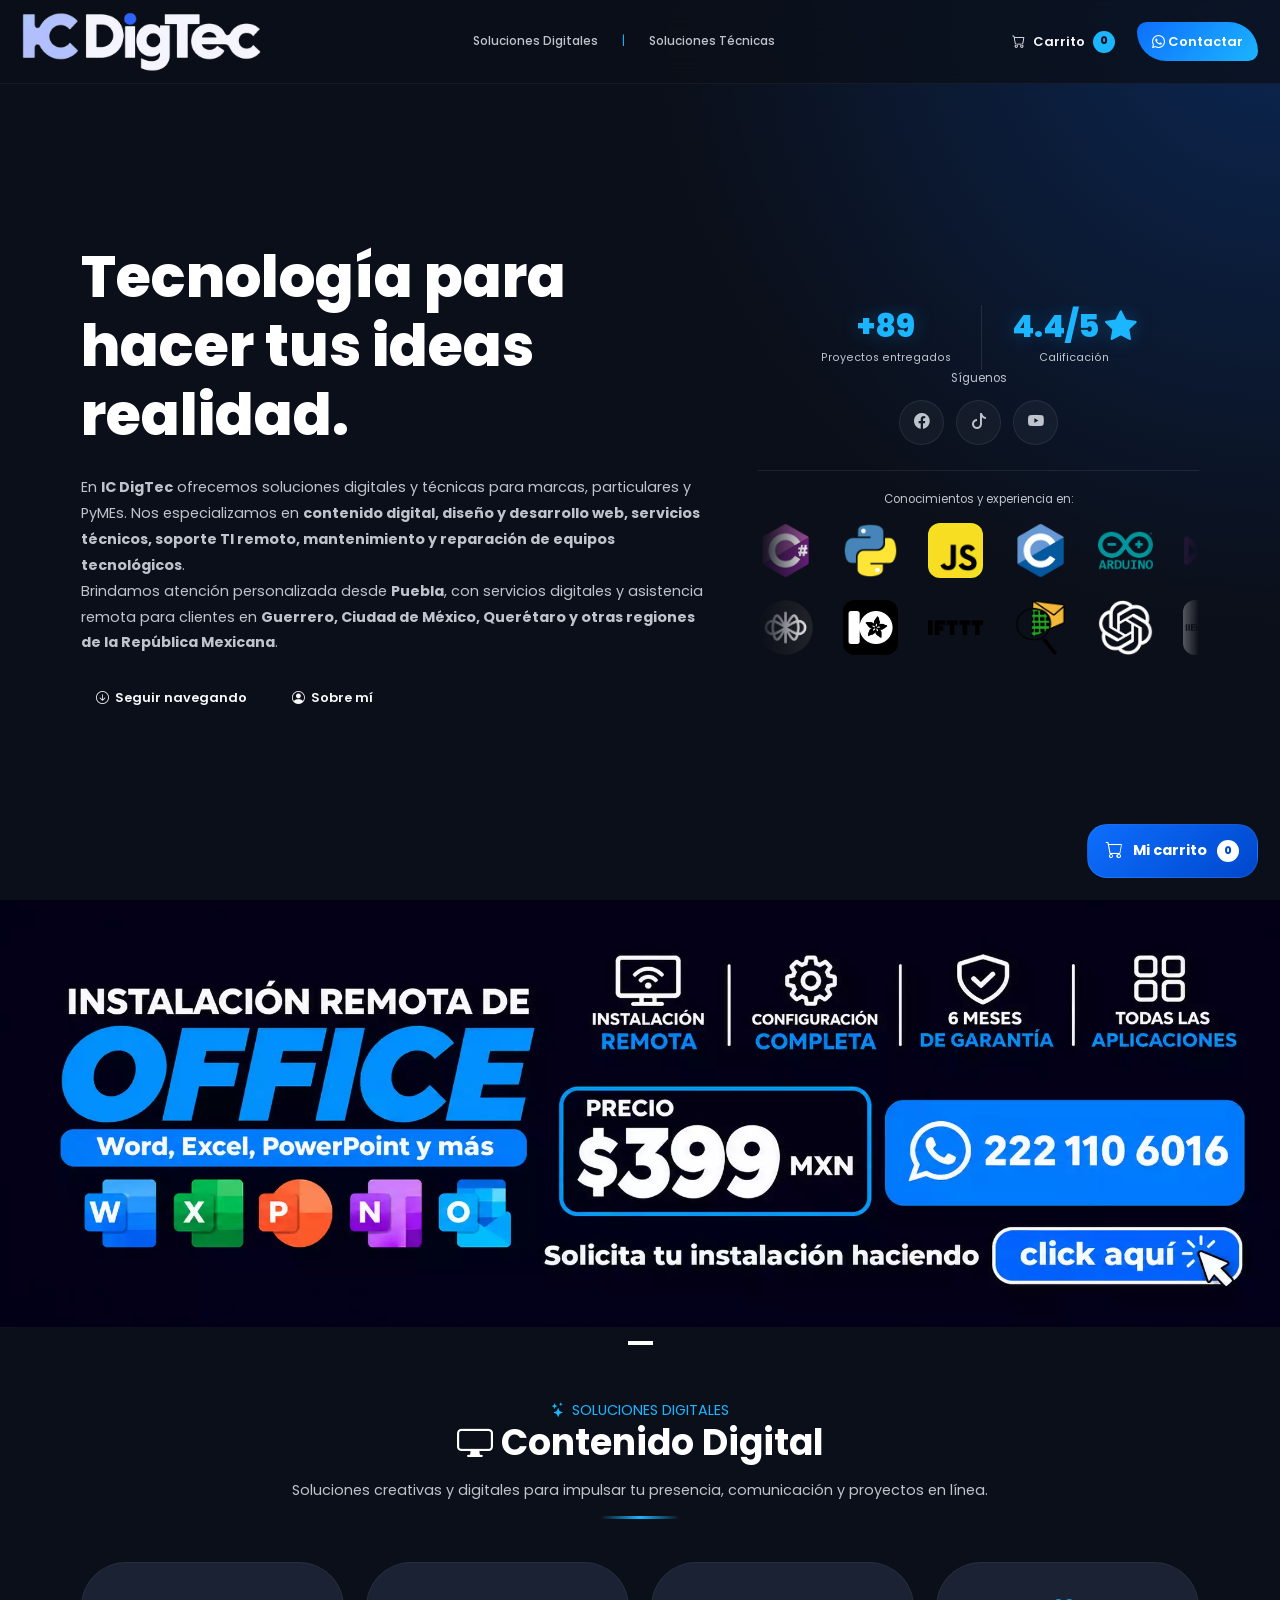
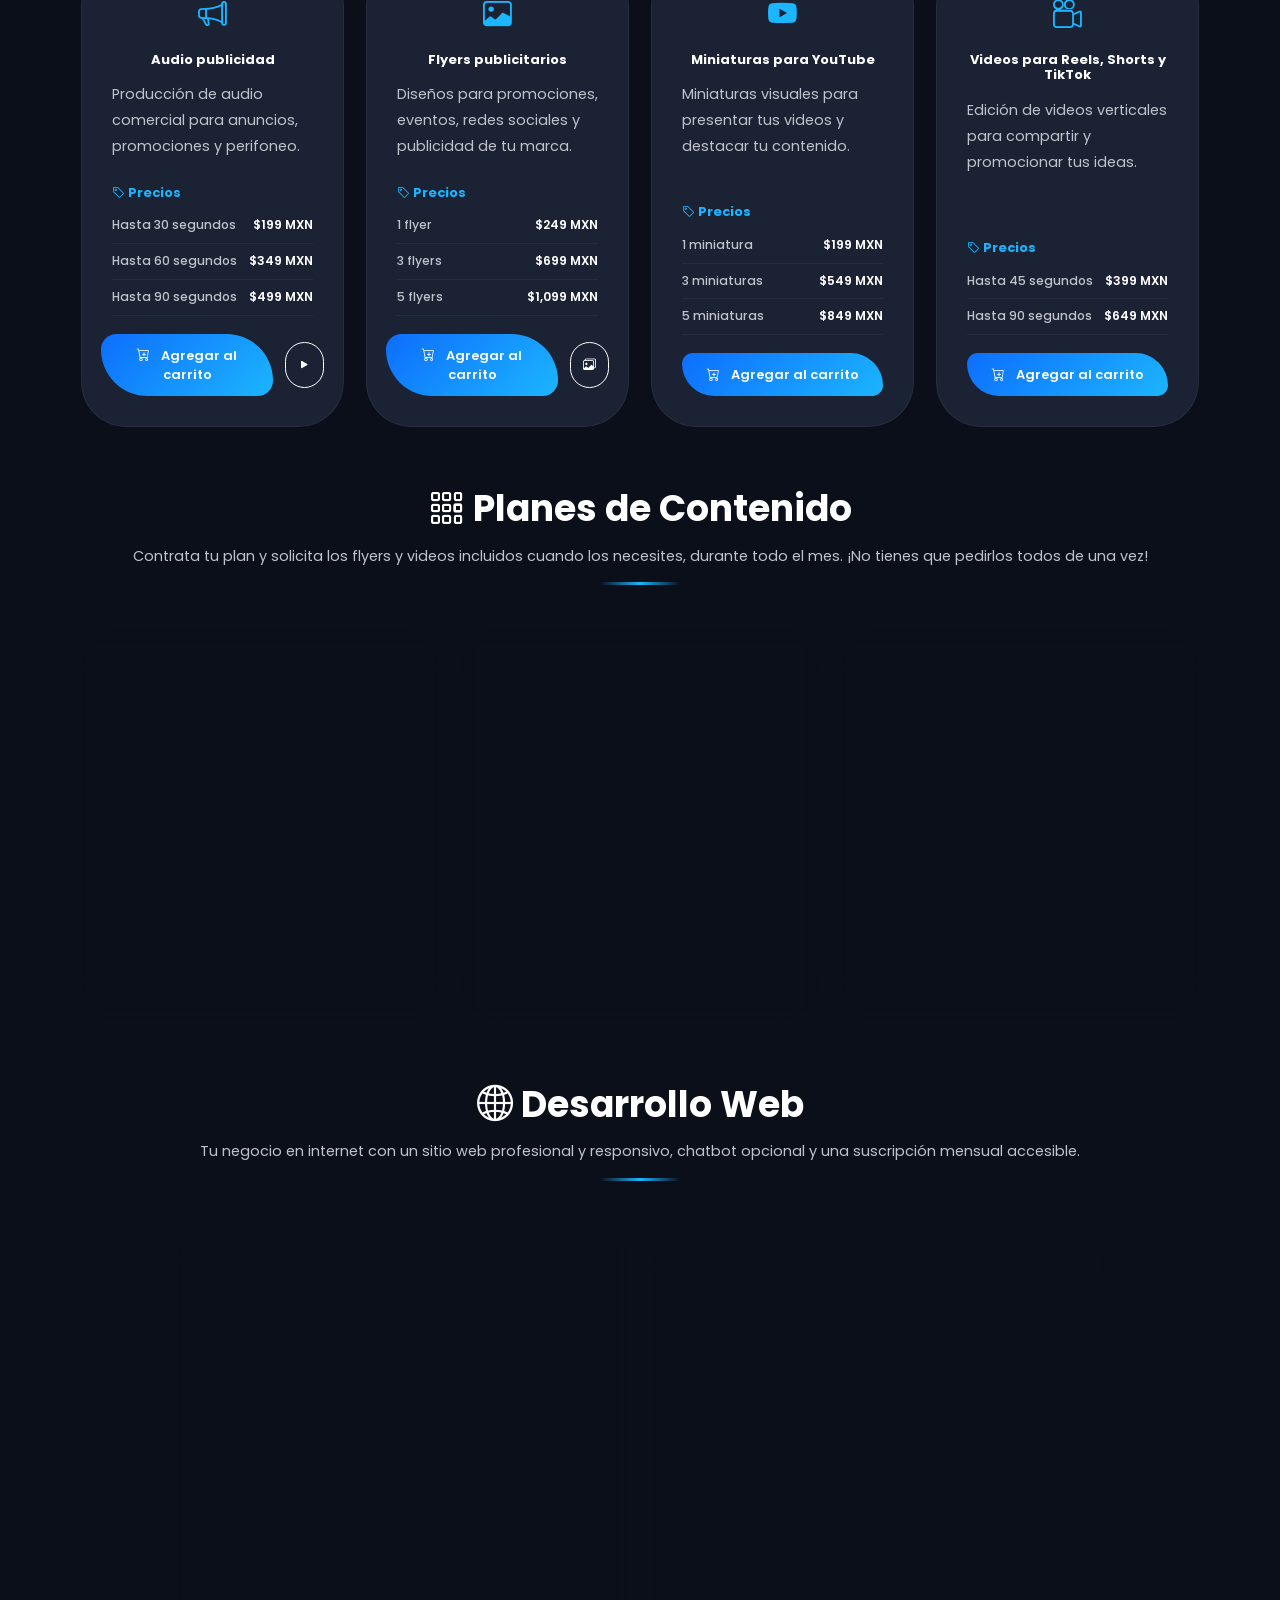
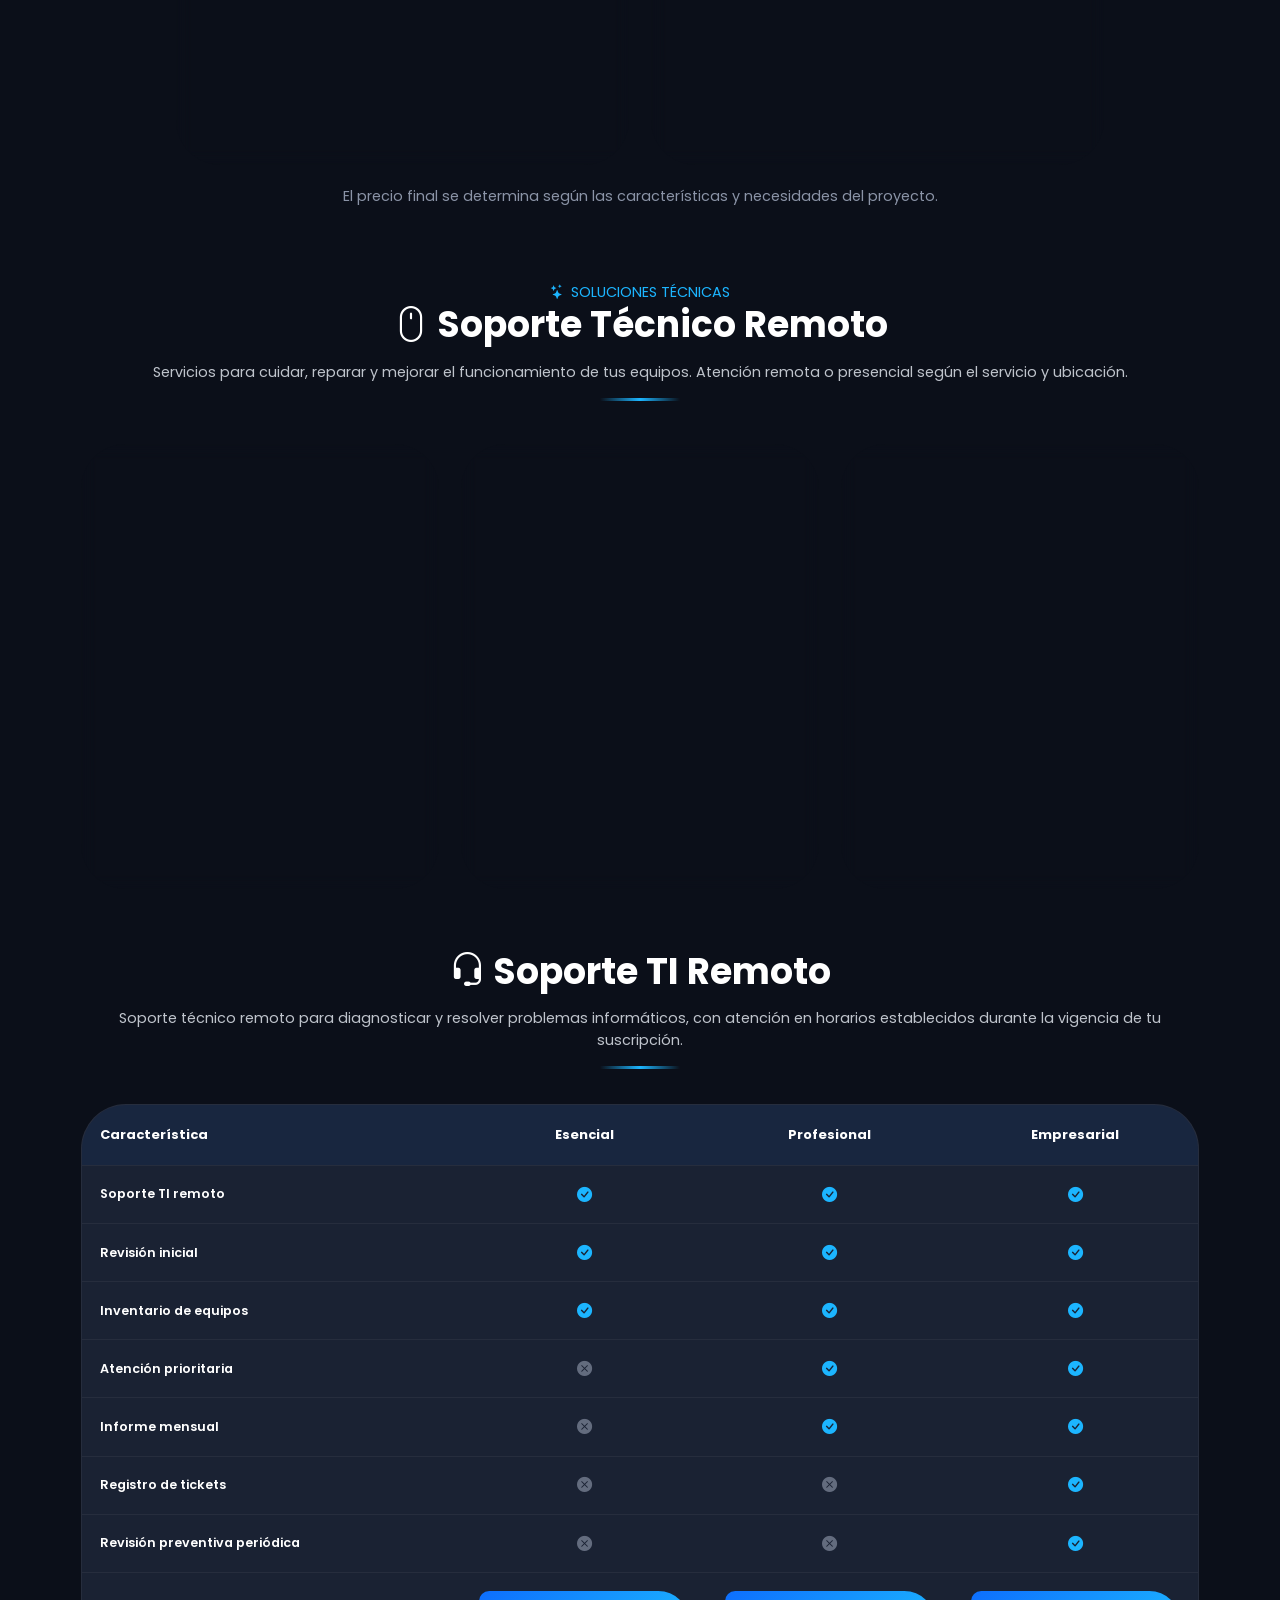
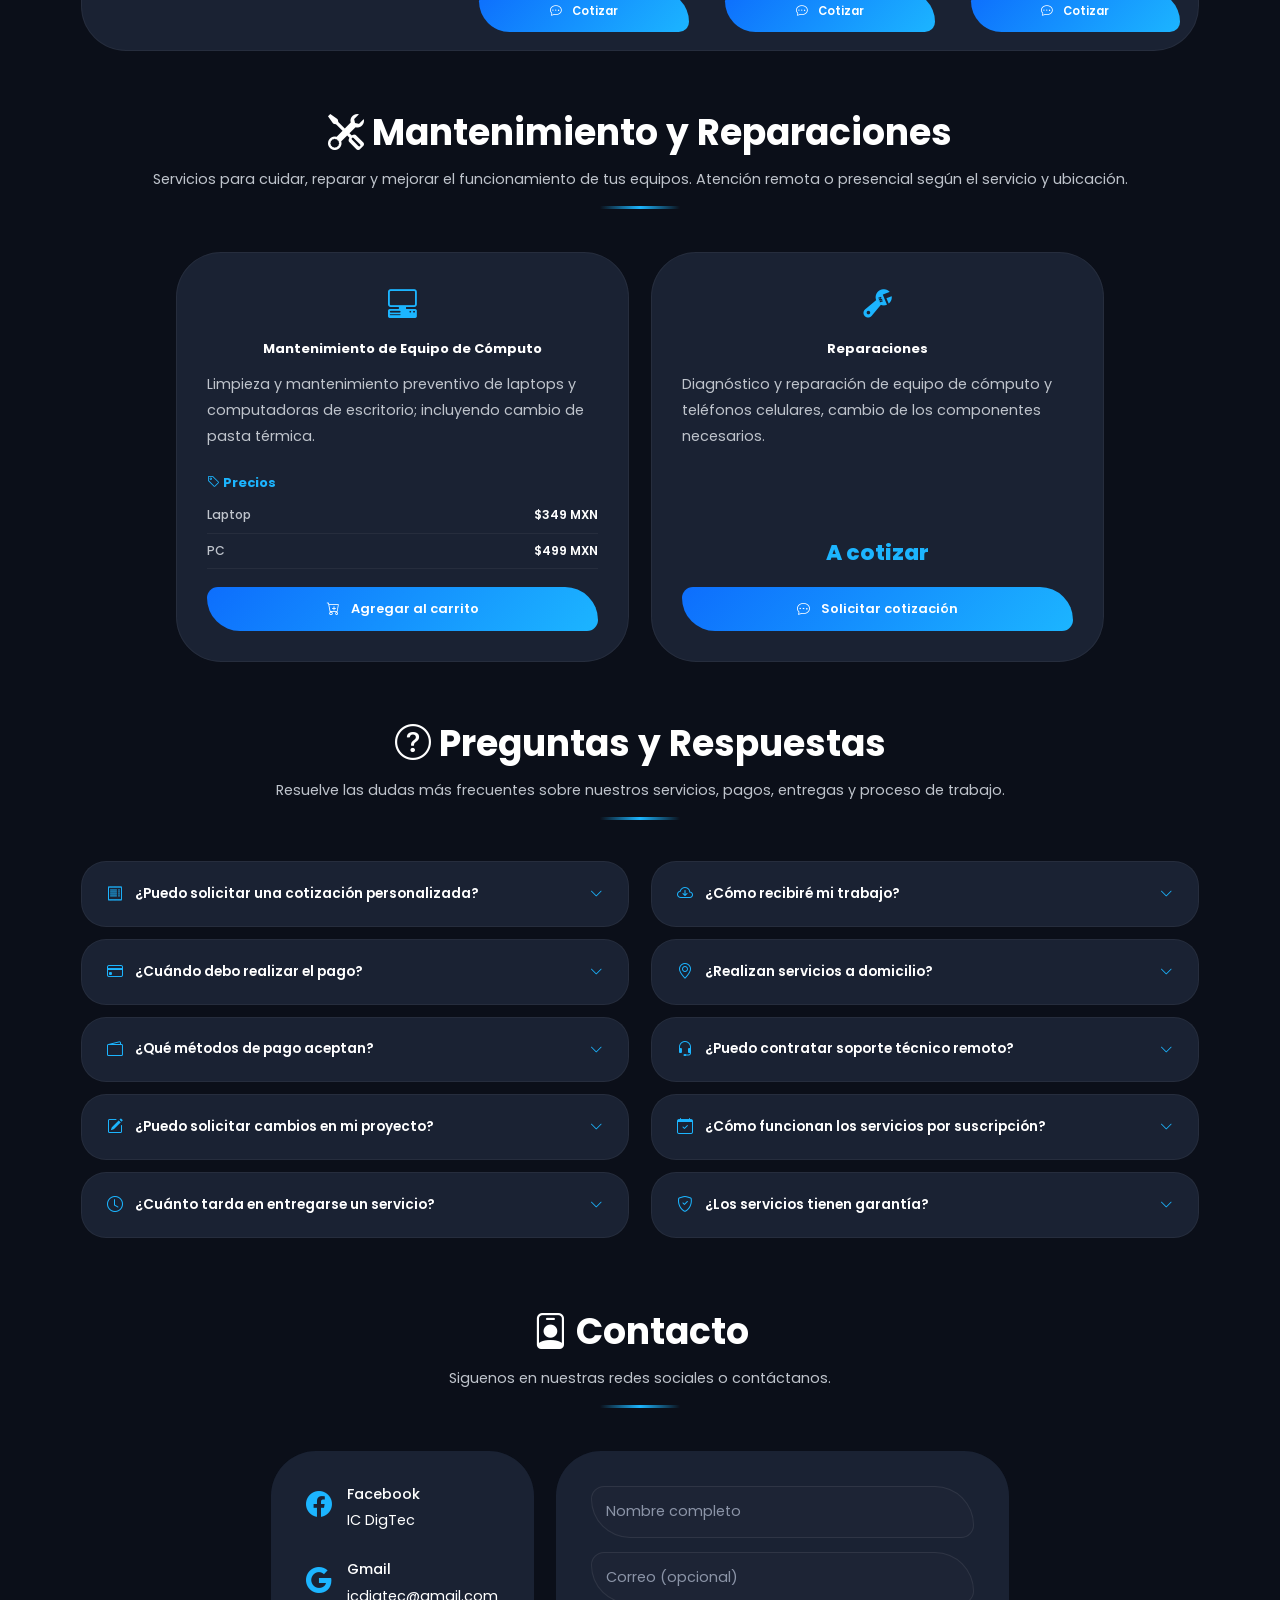
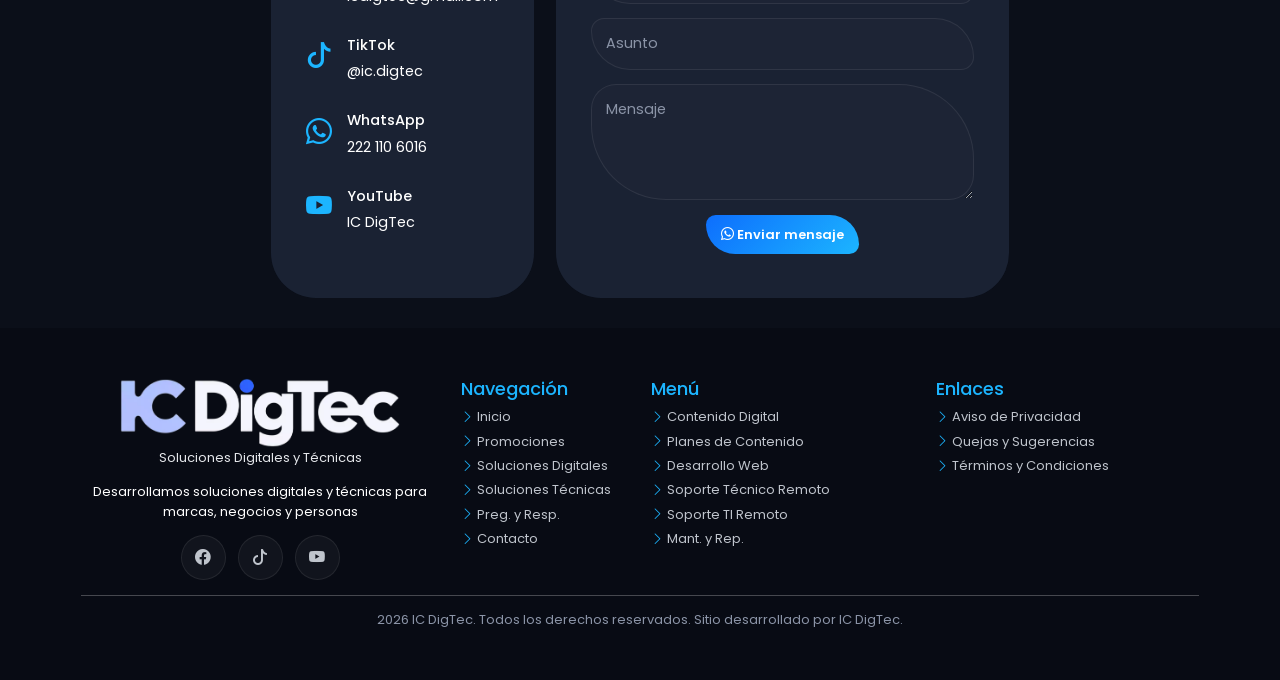
<file: index.html>
<!DOCTYPE html>
<html lang="es">
<head>
    <meta charset="UTF-8">
    <meta name="viewport" content="width=device-width, initial-scale=1.0">
    <meta name="content-language" content="es-MX">
    <meta name="theme-color" content="#10131A">
    <title>IC DigTec | Soluciones Digitales y Técnicas</title>
    <meta name="description" content="Contenido digital, desarrollo web, soporte TI remoto, servicios técnicos, mantenimiento y reparaciones. Atención en Puebla, Guerrero y todo México.">
    <meta name="author" content="IC DigTec">
    <meta name="robots" content="index, follow, max-image-preview:large">
    <meta name="googlebot" content="index, follow, max-image-preview:large">
    <link rel="canonical" href="https://ictecdigital.com/">
    <meta property="og:type" content="website">
    <meta property="og:site_name" content="IC DigTec">
    <meta property="og:locale" content="es_MX">
    <meta property="og:url" content="https://ictecdigital.com/">
    <meta property="og:title" content="IC DigTec | Soluciones Digitales y Técnicas">
    <meta property="og:description" content="Contenido digital, desarrollo web, soporte TI remoto, servicios técnicos, mantenimiento y reparaciones. Atención en Puebla, Guerrero y todo México.">
    <meta property="og:image" content="https://ictecdigital.com/Contenido/Marca/Preview.webp">
    <meta property="og:image:type" content="image/webp">
    <meta property="og:image:alt" content="IC DigTec | Soluciones Digitales y Técnicas">
    <meta name="twitter:card" content="summary_large_image">
    <meta name="twitter:title" content="IC DigTec | Soluciones Digitales y Técnicas">
    <meta name="twitter:description" content="Contenido digital, desarrollo web, soporte TI remoto, servicios técnicos, mantenimiento y reparaciones. Atención en Puebla, Guerrero y todo México.">
    <meta name="twitter:image" content="https://ictecdigital.com/Contenido/Marca/Preview.webp">
    <meta name="twitter:image:alt" content="IC DigTec - Servicios Digitales y Técnicos">
    <link rel="icon" type="image/webp" href="Contenido/Marca/Icono.webp">
    <link rel="preconnect" href="https://fonts.googleapis.com">
    <link rel="preconnect" href="https://fonts.gstatic.com" crossorigin>
    <link href="https://fonts.googleapis.com/css2?family=Poppins:wght@300;400;500;600;700;800&display=swap" rel="stylesheet">
    <link href="https://cdn.jsdelivr.net/npm/bootstrap@5.3.7/dist/css/bootstrap.min.css" rel="stylesheet">
    <link href="https://cdn.jsdelivr.net/npm/bootstrap-icons@1.13.1/font/bootstrap-icons.css" rel="stylesheet">
    <link rel="stylesheet" href="estilos.css">
    <script type="application/ld+json">
    {
      "@context": "https://schema.org",
      "@graph": [
        {
          "@type": "Organization",
          "@id": "https://icdigtec.com/#organizacion",
          "name": "IC DigTec",
          "alternateName": "IC DigTec - Soluciones Digitales y Técnicas",
          "url": "https://icdigtec.com/",
          "logo": {
            "@type": "ImageObject",
            "url": "https://icdigtec.com/Contenido/Marca/Logo.webp"
          },
          "image": "https://icdigtec.com/Contenido/Marca/Preview.webp",
          "description": "IC DigTec ofrece contenido digital, diseño y desarrollo web, servicios técnicos, soporte TI remoto, mantenimiento y reparación de computadoras y equipos tecnológicos. Atención a marcas, negocios, empresas y particulares en México.",
          "email": "icdigtec@gmail.com",
          "telephone": "+522221106016",
          "founder": {
            "@type": "Person",
            "name": "Marcos Imer Coria Sánchez",
            "alternateName": "Imer Coria"
          },
          "contactPoint": {
            "@type": "ContactPoint",
            "contactType": "Atención a clientes y cotizaciones",
            "telephone": "+522221106016",
            "email": "icdigtec@gmail.com",
            "areaServed": "MX",
            "availableLanguage": "Spanish"
          },
          "sameAs": [
            "https://www.facebook.com/share/17rW117wuU/",
            "https://www.tiktok.com/@ic.digtec",
            "https://www.youtube.com/@ic.digtec"
          ],
          "areaServed": [
            {
              "@type": "Country",
              "name": "México"
            },
            {
              "@type": "Place",
              "name": "Atoyac de Álvarez, Guerrero, México"
            },
            {
              "@type": "Place",
              "name": "San Jerónimo de Juárez, Guerrero, México"
            },
            {
              "@type": "Place",
              "name": "Técpan de Galeana, Guerrero, México"
            },
            {
              "@type": "Place",
              "name": "Acapulco de Juárez, Guerrero, México"
            },
            {
              "@type": "Place",
              "name": "Chilpancingo de los Bravos, Guerrero, México"
            },
            {
              "@type": "Place",
              "name": "Heroica Puebla de Zaragoza, Puebla, México"
            },
            {
              "@type": "Place",
              "name": "Los Héroes de Puebla, Puebla, México"
            },
            {
              "@type": "Place",
              "name": "Nueva Rosita, Coahuila, México"
            },
            {
              "@type": "Place",
              "name": "Sabinas, Coahuila, México"
            },
            {
              "@type": "Place",
              "name": "Ciudad de México, México"
            },
            {
              "@type": "Place",
              "name": "Querétaro, Querétaro, México"
            }
          ],
          "knowsAbout": [
            "Servicios digitales",
            "Contenido digital",
            "Diseño gráfico publicitario",
            "Diseño y desarrollo web",
            "Desarrollo de sitios web",
            "Soporte TI remoto",
            "Soporte técnico informático",
            "Servicios técnicos",
            "Mantenimiento preventivo de computadoras",
            "Mantenimiento correctivo de computadoras",
            "Reparación de laptops",
            "Reparación de computadoras",
            "Reparación de teléfonos celulares",
            "Redes informáticas",
            "Configuración de software"
          ],
          "hasOfferCatalog": {
            "@id": "https://icdigtec.com/#catalogo"
          }
        },
        {
          "@type": "WebSite",
          "@id": "https://icdigtec.com/#website",
          "name": "IC DigTec",
          "url": "https://icdigtec.com/",
          "inLanguage": "es-MX",
          "publisher": {
            "@id": "https://icdigtec.com/#organizacion"
          }
        },
        {
          "@type": "WebPage",
          "@id": "https://icdigtec.com/#webpage",
          "url": "https://icdigtec.com/",
          "name": "IC DigTec | Soluciones Digitales y Técnicas",
          "description": "Catálogo de servicios digitales y técnicos de IC DigTec para marcas, negocios, empresas y particulares en México.",
          "inLanguage": "es-MX",
          "isPartOf": {
            "@id": "https://icdigtec.com/#website"
          },
          "about": {
            "@id": "https://icdigtec.com/#organizacion"
          },
          "mainEntity": {
            "@id": "https://icdigtec.com/#catalogo"
          }
        },
        {
          "@type": "OfferCatalog",
          "@id": "https://icdigtec.com/#catalogo",
          "name": "Catálogo de servicios IC DigTec",
          "description": "Contenido digital, desarrollo web, soporte TI remoto, servicios técnicos, mantenimiento y reparaciones. Atención en Puebla, Guerrero y todo México.",
          "itemListElement": [
            {
              "@type": "Service",
              "name": "Servicios digitales",
              "serviceType": "Soluciones digitales para marcas, negocios y particulares",
              "provider": {
                "@id": "https://icdigtec.com/#organizacion"
              },
              "areaServed": {
                "@type": "Country",
                "name": "México"
              }
            },
            {
              "@type": "Service",
              "name": "Contenido digital",
              "serviceType": "Diseño de flyers, edición de video, contenido publicitario y multimedia",
              "provider": {
                "@id": "https://icdigtec.com/#organizacion"
              },
              "areaServed": {
                "@type": "Country",
                "name": "México"
              }
            },
            {
              "@type": "Service",
              "name": "Desarrollo web",
              "serviceType": "Diseño, desarrollo y mantenimiento de sitios web",
              "provider": {
                "@id": "https://icdigtec.com/#organizacion"
              },
              "areaServed": {
                "@type": "Country",
                "name": "México"
              }
            },
            {
              "@type": "Service",
              "name": "Servicios técnicos",
              "serviceType": "Instalación de programas, configuración de equipos y soluciones informáticas",
              "provider": {
                "@id": "https://icdigtec.com/#organizacion"
              }
            },
            {
              "@type": "Service",
              "name": "Soporte TI remoto",
              "serviceType": "Asistencia informática remota para particulares, negocios y empresas",
              "provider": {
                "@id": "https://icdigtec.com/#organizacion"
              },
              "areaServed": {
                "@type": "Country",
                "name": "México"
              }
            },
            {
              "@type": "Service",
              "name": "Mantenimiento de computadoras",
              "serviceType": "Mantenimiento preventivo y correctivo de laptops y computadoras",
              "provider": {
                "@id": "https://icdigtec.com/#organizacion"
              }
            },
            {
              "@type": "Service",
              "name": "Reparaciones",
              "serviceType": "Diagnóstico y reparación de computadoras, laptops y teléfonos celulares",
              "provider": {
                "@id": "https://icdigtec.com/#organizacion"
              }
            }
          ]
        }
      ]
    }
    </script>
</head>

<body>

<!-- NAVBAR -->
<nav class="navbar navbar-expand-lg fixed-top navbar-custom">
    <div class="container-fluid px-4">
        <a class="navbar-brand" href="#" aria-label="IC DigTec Inicio"><img src="Contenido/Marca/Logo.webp" alt="IC DigTec" class="logo-navbar"></a>
        <button class="navbar-toggler" type="button" data-bs-toggle="collapse" data-bs-target="#navbarContenido" aria-controls="navbarContenido" aria-expanded="false" aria-label="Abrir menú"><i class="bi bi-list"></i></button>
        <div class="collapse navbar-collapse" id="navbarContenido">

            <div class="navbar-sections flex-grow-1">
                <ul class="navbar-nav align-items-lg-center justify-content-center">
                    <li class="nav-item"><a href="#soluciones-digitales" class="nav-main-link">Soluciones Digitales</a></li>
                    <li class="nav-dot">|</li>
                    <li class="nav-item"><a href="#soluciones-tecnicas" class="nav-main-link">Soluciones Técnicas</a></li>
                </ul>
            </div>

            <div class="navbar-actions d-flex align-items-center gap-2">
                <button type="button" class="btn btn-outline-light btn-custom carrito-boton-navbar" data-bs-toggle="offcanvas" data-bs-target="#carritoPanel" aria-controls="carritoPanel"><i class="bi bi-cart"></i> Carrito <span class="carrito-contador" data-carrito-conteo>0</span></button>
                <a href="https://wa.me/522221106016?text=¡Hola%20*IC%20DigTec*!%20Me%20gustaría%20recibir%20más%20información%20sobre:%20" target="_blank" rel="noopener noreferrer" class="btn btn-primary btn-custom"><i class="bi bi-whatsapp"></i> Contactar</a>
            </div>

        </div>
    </div>
</nav>

<!-- HERO -->
<section id="inicio" class="hero-section">
    <div class="container">
        <div class="row align-items-center g-5">

            <div class="col-lg-7">
                <h1 class="hero-title">Tecnología para hacer <span class="hero-highlight">tus ideas realidad.</span></h1>
                <p class="hero-text">
    En <strong>IC DigTec</strong> ofrecemos soluciones digitales y técnicas
    para marcas, particulares y PyMEs.
    Nos especializamos en <strong>contenido digital, diseño y desarrollo web,
    servicios técnicos, soporte TI remoto, mantenimiento y reparación
    de equipos tecnológicos</strong>. <br>

    Brindamos atención personalizada desde <strong>Puebla</strong>,
    con servicios digitales y asistencia remota para clientes en
    <strong>Guerrero, Ciudad de México, Querétaro y otras regiones de la República Mexicana</strong>.
</p>
                <div class="hero-actions d-flex flex-wrap gap-3 mt-4">
                    <a href="#promociones" class="btn btn-outline-light btn-custom"><i class="bi bi-arrow-down-circle me-1"></i> Seguir navegando</a>
                    <a href="sobre-mi.html" class="btn btn-outline-light btn-custom"><i class="bi bi-person-circle me-1"></i> Sobre mí</a>
                </div>
            </div>

            <div class="col-lg-5">
                <div class="hero-visual">
                    <div class="hero-glow"></div>
                    <div class="hero-visual-card">
                        <div class="hero-stats">
                            <div class="hero-stat">
                                <div class="hero-stat-number">+<span id="contadorProyectos">0</span></div>
                                <div class="hero-stat-label">Proyectos entregados</div>
                            </div>
                            <div class="hero-stat-divider"></div>
                            <div class="hero-stat">
                                <div class="hero-stat-number">
                                    <span id="contadorCalificacion">0.0</span>/5 <i class="bi bi-star-fill"></i>
                                </div>
                                <div class="hero-stat-label">Calificación</div>
                            </div>
                        </div>
                        <div class="hero-visual-line"></div>
                        <div class="hero-social">
                            <span class="hero-social-title">Síguenos</span>
                            <div class="hero-social-links">
                                <a href="https://www.facebook.com/share/17rW117wuU/" target="_blank" aria-label="Facebook" class="hero-social-link"><i class="bi bi-facebook"></i></a>
                                <a href="https://www.tiktok.com/@ic.digtec?_r=1&_t=ZS-96plXD4ueBc" target="_blank" aria-label="TikTok" class="hero-social-link"><i class="bi bi-tiktok"></i></a>
                                <a href="https://www.youtube.com/@ic.digtec" target="_blank" aria-label="YouTube" class="hero-social-link"><i class="bi bi-youtube"></i></a>
                            </div>
                        </div>
                        <div class="hero-brands">
                            <span class="hero-social-title">Conocimientos y experiencia en:</span>
                            <div class="hero-marquee">
                                <div class="hero-marquee-track">
                                    <div class="hero-brand"><img src="Contenido/Iconos/CSharp.webp" alt="C#"></div>
                                    <div class="hero-brand"><img src="Contenido/Iconos/Python.webp" alt="Python"></div>
                                    <div class="hero-brand"><img src="Contenido/Iconos/JavaScript.webp" alt="JavaScript"></div>
                                    <div class="hero-brand"><img src="Contenido/Iconos/C.webp" alt="C"></div>
                                    <div class="hero-brand"><img src="Contenido/Iconos/Arduino.webp" alt="Arduino"></div>
                                    <div class="hero-brand"><img src="Contenido/Iconos/VisualStudio.webp" alt="Visual Studio Code"></div>
                                    <div class="hero-brand"><img src="Contenido/Iconos/VisualStudioCode.webp" alt="Visual Studio Code"></div>
                                    <div class="hero-brand"><img src="Contenido/Iconos/HTML.webp" alt="HTML"></div>
                                    <div class="hero-brand"><img src="Contenido/Iconos/CSS.webp" alt="CSS"></div>
                                    <div class="hero-brand"><img src="Contenido/Iconos/SolidWorks.webp" alt="SolidWorks"></div>
                                    <div class="hero-brand"><img src="Contenido/Iconos/MultiSim.webp" alt="MultiSim"></div>
                                    <div class="hero-brand"><img src="Contenido/Iconos/GitHub.webp" alt="GitHub"></div>
                                    <div class="hero-brand"><img src="Contenido/Iconos/Tinkercad.webp" alt="Tinkercad"></div>
                                    <div class="hero-brand"><img src="Contenido/Iconos/CSharp.webp" alt="C#"></div>
                                    <div class="hero-brand"><img src="Contenido/Iconos/Python.webp" alt="Python"></div>
                                    <div class="hero-brand"><img src="Contenido/Iconos/JavaScript.webp" alt="JavaScript"></div>
                                    <div class="hero-brand"><img src="Contenido/Iconos/C.webp" alt="C"></div>
                                    <div class="hero-brand"><img src="Contenido/Iconos/Arduino.webp" alt="Arduino"></div>
                                    <div class="hero-brand"><img src="Contenido/Iconos/VisualStudio.webp" alt="Visual Studio Code"></div>
                                    <div class="hero-brand"><img src="Contenido/Iconos/VisualStudioCode.webp" alt="Visual Studio Code"></div>
                                    <div class="hero-brand"><img src="Contenido/Iconos/HTML.webp" alt="HTML"></div>
                                    <div class="hero-brand"><img src="Contenido/Iconos/CSS.webp" alt="CSS"></div>
                                    <div class="hero-brand"><img src="Contenido/Iconos/SolidWorks.webp" alt="SolidWorks"></div>
                                    <div class="hero-brand"><img src="Contenido/Iconos/MultiSim.webp" alt="MultiSim"></div>
                                    <div class="hero-brand"><img src="Contenido/Iconos/GitHub.webp" alt="GitHub"></div>
                                    <div class="hero-brand"><img src="Contenido/Iconos/Tinkercad.webp" alt="Tinkercad"></div>
                                </div>
                                <br>
                                <div class="hero-marquee-track-abajo">
                                    <div class="hero-brand"><img src="Contenido/Iconos/Voiceflow.webp" alt="Voiceflow"></div>
                                    <div class="hero-brand"><img src="Contenido/Iconos/IOAdafruit.webp" alt="IO Adafruit"></div>
                                    <div class="hero-brand"><img src="Contenido/Iconos/IFTTT.webp" alt="IFTTT"></div>
                                    <div class="hero-brand"><img src="Contenido/Iconos/PacketTracer.webp" alt="Packet Tracer"></div>
                                    <div class="hero-brand"><img src="Contenido/Iconos/ChatGPT.webp" alt="Chat GPT"></div>
                                    <div class="hero-brand"><img src="Contenido/Iconos/ElevenLabs.webp" alt="ElevenLabs"></div>
                                    <div class="hero-brand"><img src="Contenido/Iconos/MITAppInventor.webp" alt="MIT App Inventor"></div>
                                    <div class="hero-brand"><img src="Contenido/Iconos/Canva.webp" alt="Canva"></div>
                                    <div class="hero-brand"><img src="Contenido/Iconos/CodeBlocks.webp" alt="Code Blocks"></div>
                                    <div class="hero-brand"><img src="Contenido/Iconos/DFD.webp" alt="DFD"></div>
                                    <div class="hero-brand"><img src="Contenido/Iconos/PSeInt.webp" alt="PSeInt"></div>
                                    <div class="hero-brand"><img src="Contenido/Iconos/Office.webp" alt="Office"></div>
                                    <div class="hero-brand"><img src="Contenido/Iconos/Voiceflow.webp" alt="Voiceflow"></div>
                                    <div class="hero-brand"><img src="Contenido/Iconos/IOAdafruit.webp" alt="IO Adafruit"></div>
                                    <div class="hero-brand"><img src="Contenido/Iconos/IFTTT.webp" alt="IFTTT"></div>
                                    <div class="hero-brand"><img src="Contenido/Iconos/PacketTracer.webp" alt="Packet Tracer"></div>
                                    <div class="hero-brand"><img src="Contenido/Iconos/ChatGPT.webp" alt="Chat GPT"></div>
                                    <div class="hero-brand"><img src="Contenido/Iconos/ElevenLabs.webp" alt="ElevenLabs"></div>
                                    <div class="hero-brand"><img src="Contenido/Iconos/MITAppInventor.webp" alt="MIT App Inventor"></div>
                                    <div class="hero-brand"><img src="Contenido/Iconos/Canva.webp" alt="Canva"></div>
                                    <div class="hero-brand"><img src="Contenido/Iconos/CodeBlocks.webp" alt="Code Blocks"></div>
                                    <div class="hero-brand"><img src="Contenido/Iconos/DFD.webp" alt="DFD"></div>
                                    <div class="hero-brand"><img src="Contenido/Iconos/PSeInt.webp" alt="PSeInt"></div>
                                    <div class="hero-brand"><img src="Contenido/Iconos/Office.webp" alt="Office"></div>
                                </div>
                            </div>
                        </div>
                    </div>
                </div>
            </div>

        </div>
    </div>
</section>

<!-- PROMOCIONES -->
<section id="promociones" class="promociones-section solo-mexico">
    <div id="carouselPromociones" class="carousel slide" data-bs-ride="carousel" data-bs-interval="5000" data-bs-pause="hover">

        <div class="carousel-indicators">
            <button type="button" data-bs-target="#carouselPromociones" data-bs-slide-to="0" class="active" aria-current="true" aria-label="Promoción 1"></button>
            <!-- <button type="button" data-bs-target="#carouselPromociones" data-bs-slide-to="1" aria-label="Promoción 2"></button> -->
        </div>

        <div class="carousel-inner">

            <!-- ANUNCIO 1-->
            <div class="carousel-item active">
                <a href="instalacion-office/" class="promocion-link">
                    <img src="Contenido/Marca/Banner1.webp" class="promocion-img" alt="Instalación de Office" width="1920" height="640">
                </a>
            </div>

        </div>

            <br> <br>
            <button class="carousel-control-prev" type="button" data-bs-target="#carouselPromociones" data-bs-slide="prev"></button>
            <button class="carousel-control-next" type="button" data-bs-target="#carouselPromociones" data-bs-slide="next"></button>

    </div>

</section>

<!-- CONTENIDO DIGITAL -->
<section id="soluciones-digitales" class="section-padding catalogo-section">
    <div class="container">

        <div class="section-title text-center">
            <span class="span-resaltar"><i class="bi bi-stars me-1"></i> SOLUCIONES DIGITALES</span>
            <h2><i class="bi bi-display"></i> Contenido Digital</h2>
            <p>Soluciones creativas y digitales para impulsar tu presencia, comunicación y proyectos en línea.</p>
        </div>

        <div class="row g-4 mt-4">

            <div class="col-md-6 col-lg-3">
                <article class="service-card servicio-catalogo-card">
                    <div class="catalogo-card-top">
                        <i class="bi bi-megaphone service-icon" aria-hidden="true"></i>
                        <h4>Audio publicidad</h4>
                        <p>Producción de audio comercial para anuncios, promociones y perifoneo.</p>
                    </div>
                    <div class="catalogo-card-bottom">
                        <h5 class="price-title"><i class="bi bi-tag"></i> Precios</h5>
                        <div class="service-price">
                            <h5><span>Hasta 30 segundos</span><strong data-catalogo-producto="audio" data-catalogo-opcion="0">—</strong></h5>
                            <h5><span>Hasta 60 segundos</span><strong data-catalogo-producto="audio" data-catalogo-opcion="1">—</strong></h5>
                            <h5><span>Hasta 90 segundos</span><strong data-catalogo-producto="audio" data-catalogo-opcion="2">—</strong></h5>
                        </div>
                        <div class="service-buttons row">
                            <button type="button" class="btn btn-primary" data-cart-producto="audio"><i class="bi bi-cart-plus"></i> Agregar al carrito</button>
                            <a class="btn btn-muestra" id="btnMuestraAudio" title="Escuchar muestra" aria-label="Escuchar muestra"><i class="bi bi-play-fill"></i></a>
                            <audio id="audioVentaPescado" src="Contenido/Portafolio/VentaPescado.mp3" preload="none"></audio>
                        </div>
                    </div>
                </article>
            </div>

            <div class="col-md-6 col-lg-3">
                <article class="service-card servicio-catalogo-card">
                    <div class="catalogo-card-top">
                        <i class="bi bi-image service-icon" aria-hidden="true"></i>
                        <h4>Flyers publicitarios</h4>
                        <p>Diseños para promociones, eventos, redes sociales y publicidad de tu marca.</p>
                    </div>
                    <div class="catalogo-card-bottom">
                        <h5 class="price-title"><i class="bi bi-tag"></i> Precios</h5>
                        <div class="service-price">
                            <h5><span>1 flyer</span><strong data-catalogo-producto="flyers" data-catalogo-opcion="0">—</strong></h5>
                            <h5><span>3 flyers</span><strong data-catalogo-producto="flyers" data-catalogo-opcion="1">—</strong></h5>
                            <h5><span>5 flyers</span><strong data-catalogo-producto="flyers" data-catalogo-opcion="2">—</strong></h5>
                        </div>
                        <div class="service-buttons row">
                            <button type="button" class="btn btn-primary" data-cart-producto="flyers"><i class="bi bi-cart-plus"></i> Agregar al carrito</button>
                            <a class="btn btn-muestra" data-bs-toggle="modal" data-bs-target="#modalMuestras" title="Ver muestras" aria-label="Ver muestras de diseño"><i class="bi bi-images"></i></a>
                        </div>
                    </div>
                </article>
            </div>

            <div class="col-md-6 col-lg-3">
                <article class="service-card servicio-catalogo-card">
                    <div class="catalogo-card-top">
                        <i class="bi bi-youtube service-icon" aria-hidden="true"></i>
                        <h4>Miniaturas para YouTube</h4>
                        <p>Miniaturas visuales para presentar tus videos y destacar tu contenido.</p>
                    </div>
                    <div class="catalogo-card-bottom">
                        <h5 class="price-title"><i class="bi bi-tag"></i> Precios</h5>
                        <div class="service-price">
                            <h5><span>1 miniatura</span><strong data-catalogo-producto="miniaturas" data-catalogo-opcion="0">—</strong></h5>
                            <h5><span>3 miniaturas</span><strong data-catalogo-producto="miniaturas" data-catalogo-opcion="1">—</strong></h5>
                            <h5><span>5 miniaturas</span><strong data-catalogo-producto="miniaturas" data-catalogo-opcion="2">—</strong></h5>
                        </div>
                        <div class="service-buttons">
                            <button type="button" class="btn btn-primary" data-cart-producto="miniaturas"><i class="bi bi-cart-plus"></i> Agregar al carrito</button>
                        </div>
                    </div>
                </article>
            </div>

            <div class="col-md-6 col-lg-3">
                <article class="service-card servicio-catalogo-card">
                    <div class="catalogo-card-top">
                        <i class="bi bi-camera-reels service-icon" aria-hidden="true"></i>
                        <h4>Videos para Reels, Shorts y TikTok</h4>
                        <p>Edición de videos verticales para compartir y promocionar tus ideas.</p>
                    </div>
                    <div class="catalogo-card-bottom">
                        <h5 class="price-title"><i class="bi bi-tag"></i> Precios</h5>
                        <div class="service-price">
                            <h5><span>Hasta 45 segundos</span><strong data-catalogo-producto="videos" data-catalogo-opcion="0">—</strong></h5>
                            <h5><span>Hasta 90 segundos</span><strong data-catalogo-producto="videos" data-catalogo-opcion="1">—</strong></h5>
                        </div>
                        <div class="service-buttons">
                            <button type="button" class="btn btn-primary" data-cart-producto="videos"><i class="bi bi-cart-plus"></i> Agregar al carrito</button>
                        </div>
                    </div>
                </article>
            </div>

        </div>

    </div>
</section>

<!-- PLANES DIGITALES - DESPEGA, IMPULSA Y PROMOCIONA -->
<section id="planes-de-contenido" class="section-padding catalogo-section">
    <div class="container">

        <div class="section-title text-center">
            <h2><i class="bi bi-grid-3x3-gap"></i> Planes de Contenido</h2>
            <p>Contrata tu plan y solicita los flyers y videos incluidos cuando los necesites, durante todo el mes. ¡No tienes que pedirlos todos de una vez!</p>
        </div>

        <div class="row g-4 mt-4">

            <div class="col-md-6 col-lg-4">
                <article class="service-card plan-card">
                    <div class="plan-body">
                        <i class="bi bi-rocket-takeoff service-icon" aria-hidden="true"></i>
                        <h4>Plan Despega</h4>
                        <ul class="plan-features">
                            <li><i class="bi bi-check-circle-fill"></i> 3 flyers publicitarios</li>
                            <li><i class="bi bi-check-circle-fill"></i> 1 video de hasta 90 segundos</li>
                        </ul>
                    </div>
                    <div class="plan-footer">
                        <div class="plan-old-price"><s data-catalogo-producto="starter" data-catalogo-tipo="antes">—</s></div>
                        <div class="plan-new-price" data-catalogo-producto="starter" data-catalogo-tipo="actual">—</div>
                        <div class="plan-savings" data-catalogo-producto="starter" data-catalogo-tipo="ahorro">—</div>
                        <div class="service-buttons"><button type="button" class="btn btn-primary" data-cart-producto="starter"><i class="bi bi-cart-plus"></i> Agregar al carrito</button></div>
                    </div>
                </article>
            </div>

            <div class="col-md-6 col-lg-4">
                <article class="service-card plan-card plan-featured">
                    <span class="mas-vendido-titulo"><i class="bi bi-star-fill"></i> Más Vendido</span>
                    <div class="plan-body">
                        <i class="bi bi-graph-up-arrow service-icon" aria-hidden="true"></i>
                        <h4>Plan Impulsa</h4>
                        <ul class="plan-features">
                            <li><i class="bi bi-check-circle-fill"></i> 5 flyers publicitarios</li>
                            <li><i class="bi bi-check-circle-fill"></i> 2 videos de hasta 90 segundos</li>
                        </ul>
                    </div>
                    <div class="plan-footer">
                        <div class="plan-old-price"><s data-catalogo-producto="business" data-catalogo-tipo="antes">—</s></div>
                        <div class="plan-new-price" data-catalogo-producto="business" data-catalogo-tipo="actual">—</div>
                        <div class="plan-savings" data-catalogo-producto="business" data-catalogo-tipo="ahorro">—</div>
                        <div class="service-buttons"><button type="button" class="btn btn-primary" data-cart-producto="business"><i class="bi bi-cart-plus"></i> Agregar al carrito</button></div>
                    </div>
                </article>
            </div>

            <div class="col-md-6 col-lg-4">
                <article class="service-card plan-card">
                    <div class="plan-body">
                        <i class="bi bi-fire service-icon" aria-hidden="true"></i>
                        <h4>Plan Promociona</h4>
                        <ul class="plan-features">
                            <li><i class="bi bi-check-circle-fill"></i> 8 flyers publicitarios</li>
                            <li><i class="bi bi-check-circle-fill"></i> 4 videos de hasta 90 segundos</li>
                        </ul>
                    </div>
                    <div class="plan-footer">
                        <div class="plan-old-price"><s data-catalogo-producto="premium" data-catalogo-tipo="antes">—</s></div>
                        <div class="plan-new-price" data-catalogo-producto="premium" data-catalogo-tipo="actual">—</div>
                        <div class="plan-savings" data-catalogo-producto="premium" data-catalogo-tipo="ahorro">—</div>
                        <div class="service-buttons"><button type="button" class="btn btn-primary" data-cart-producto="premium"><i class="bi bi-cart-plus"></i> Agregar al carrito</button></div>
                    </div>
                </article>
            </div>

        </div>

    </div>
</section>

<!-- DESARROLLO WEB - SITIOS WEB Y CHATBOTS -->
<section id="desarrollo-web" class="section-padding catalogo-section">
    <div class="container">

        <div class="section-title text-center">
            <h2><i class="bi bi-globe2"></i> Desarrollo Web</h2>
            <p>Tu negocio en internet con un sitio web profesional y responsivo, chatbot opcional y una suscripción mensual accesible.</p>
        </div>

        <div class="row g-4 mt-4 justify-content-center">

            <div class="col-md-6 col-lg-5">
                <article class="service-card web-card">
                    <div>
                        <i class="bi bi-window-stack service-icon" aria-hidden="true"></i>
                        <h4>Sitios web</h4>
                        <p>Desde una landing page hasta una tienda en línea o blog personalizado. Tu proyecto, a tu medida.</p>
                        <ul class="plan-features">
                            <li><i class="bi bi-check-circle-fill"></i> Dominio (.com) y hosting incluidos</li>
                            <li><i class="bi bi-check-circle-fill"></i> Optimización SEO para buscadores</li>
                            <li><i class="bi bi-check-circle-fill"></i> Integración con Google Analytics y AdSense<i class="bi bi-info-circle info" type="button" class="info-trigger" data-bs-toggle="popover" data-bs-trigger="hover focus" data-bs-placement="top" data-bs-container="body" data-bs-content="Google AdSense está disponible para sitios con contenido apto para monetización, como blogs personales o informativos. La publicación de anuncios está sujeta a la aprobación de Google." aria-label="Información sobre Google AdSense"></i></li>
                            <li><i class="bi bi-check-circle-fill"></i> Soporte técnico y actualizaciones</li>
                        </ul>
                    </div>
                    <div class="catalogo-card-bottom">
                        <div class="web-price">
                            <span>Desde</span> <strong data-catalogo-producto="landing" data-catalogo-tipo="actual">—</strong> <small>/mes</small>
                            <div class="plan-savings" data-catalogo-inicial="landing">—</div>
                        </div>
                        <div class="service-buttons">
                            <button type="button" class="btn btn-primary" data-cart-producto="landing"><i class="bi bi-chat-dots"></i> Solicitar cotización</button>
                        </div>
                    </div>
                </article>
            </div>

            <div class="col-md-6 col-lg-5">
                <article class="service-card web-card">
                    <div>
                        <i class="bi bi-robot service-icon" aria-hidden="true"></i>
                        <h4>Chatbot para tu sitio</h4>
                        <p>¿Ya tienes un sitio web? No necesitas contratar uno con nosotros. Integramos un chatbot en tu página para responder consultas y orientar a tus visitantes, con funciones adaptadas a tu negocio.</p>
                        <ul class="plan-features">
                            <li><i class="bi bi-check-circle-fill"></i> Automatizado completo o sólo informativo</li>
                            <li><i class="bi bi-check-circle-fill"></i> Compatible con sitios existentes</li>
                            <li><i class="bi bi-check-circle-fill"></i> Respuestas y funciones personalizadas</li>
                        </ul>
                    </div>
                    <div class="catalogo-card-bottom">
                        <div class="web-price"><strong>A cotizar</strong></div>
                        <div class="service-buttons">
                            <button type="button" class="btn btn-primary" data-cart-producto="chatbot"><i class="bi bi-chat-dots"></i> Solicitar cotización</button>
                        </div>
                    </div>
                </article>
            </div>

        </div>

        <p class="precio-moneda-nota text-center mt-4">El precio final se determina según las características y necesidades del proyecto.</p>

    </div>
</section>

<!-- SOPORTE TÉCNICO REMOTO -->
<section id="soluciones-tecnicas" class="section-padding catalogo-section">
    <div class="container">

        <div class="section-title text-center">
            <span class="span-resaltar"><i class="bi bi-stars me-1"></i> SOLUCIONES TÉCNICAS</span>
            <h2><i class="bi bi-mouse"></i> Soporte Técnico Remoto</h2>
            <p>Servicios para cuidar, reparar y mejorar el funcionamiento de tus equipos. Atención remota o presencial según el servicio y ubicación.</p>
        </div>

        <div class="row g-4 mt-4">

            <div class="col-md-6 col-lg-4">
                <article class="service-card plan-card">
                    <div class="plan-body">
                        <i class="bi bi-router service-icon" aria-hidden="true"></i>
                        <h4>Configuración de Wi-Fi</h4>
                        <p>Asistencia remota para revisar y ajustar la configuración de tu red Wi-Fi y resolver problemas de conectividad.</p>
                    </div>
                    <div class="plan-footer">
                        <div class="plan-new-price" data-catalogo-producto="conf-wifi" data-catalogo-tipo="actual">—</div>
                        <div class="service-buttons"><button type="button" class="btn btn-primary" data-cart-producto="conf-wifi"><i class="bi bi-cart-plus"></i> Agregar al carrito</button></div>
                    </div>
                </article>
            </div>

            <div class="col-md-6 col-lg-4">
                <article class="service-card servicio-catalogo-card">
                    <div class="catalogo-card-top">
                        <i class="bi bi-download service-icon" aria-hidden="true"></i>
                        <h4>Instalación de Programas</h4>
                        <p>Instalación remota de programas y herramientas compatibles con tu computadora.</p>
                    </div>
                    <div class="catalogo-card-bottom">
                        <h5 class="price-title"><i class="bi bi-tag"></i> Precios</h5>
                        <div class="service-price">
                            <h5><span>Microsoft Office</span><strong data-catalogo-producto="inst-programas" data-catalogo-opcion="0">—</strong></h5>
                            <h5><span>Microsoft Office · 2 equipos</span><strong data-catalogo-producto="inst-programas" data-catalogo-opcion="1">—</strong></h5>
                            <h5><span>Otros Programas</span><strong data-catalogo-producto="inst-programas" data-catalogo-opcion="2">—</strong></h5>
                        </div>
                        <div class="service-buttons">
                            <button type="button" class="btn btn-primary" data-cart-producto="inst-programas"><i class="bi bi-cart-plus"></i> Agregar al carrito</button>
                        </div>
                    </div>
                </article>
            </div>

            <div class="col-md-6 col-lg-4">
                <article class="service-card plan-card">
                    <div class="plan-body">
                        <i class="bi bi-speedometer2 service-icon" aria-hidden="true"></i>
                        <h4>Optimización de Sistema</h4>
                        <p>Revisión de aplicaciones de inicio, archivos temporales y ajustes básicos del sistema mediante asistencia remota.</p>
                    </div>
                    <div class="plan-footer">
                        <div class="plan-new-price" data-catalogo-producto="opt-sistema" data-catalogo-tipo="actual">—</div>
                        <div class="service-buttons"><button type="button" class="btn btn-primary" data-cart-producto="opt-sistema"><i class="bi bi-cart-plus"></i> Agregar al carrito</button></div>
                    </div>
                </article>
            </div>

        </div>

    </div>
</section>

<!-- SOPORTE TI REMOTO -->
<section id="soporte-ti-remoto" class="section-padding catalogo-section">
    <div class="container">

        <div class="section-title text-center">
            <h2><i class="bi bi-headset"></i> Soporte TI Remoto</h2>
            <p>Soporte técnico remoto para diagnosticar y resolver problemas informáticos, con atención en horarios establecidos durante la vigencia de tu suscripción.</p>
        </div>
        
        <div class="tabla-planes-ti-wrapper">

                <table class="tabla-planes-ti">

                    <thead>
                        <tr>
                            <th>Característica</th>
                            <th>Esencial</th>
                            <th>Profesional</th>
                            <th>Empresarial</th>
                        </tr>
                    </thead>

                    <tbody>

                        <tr>
                            <td>Soporte TI remoto</td>
                            <td><i class="bi bi-check-circle-fill"></i></td>
                            <td><i class="bi bi-check-circle-fill"></i></td>
                            <td><i class="bi bi-check-circle-fill"></i></td>
                        </tr>

                        <tr>
                            <td>Revisión inicial</td>
                            <td><i class="bi bi-check-circle-fill"></i></td>
                            <td><i class="bi bi-check-circle-fill"></i></td>
                            <td><i class="bi bi-check-circle-fill"></i></td>
                        </tr>

                        <tr>
                            <td>Inventario de equipos</td>
                            <td><i class="bi bi-check-circle-fill"></i></td>
                            <td><i class="bi bi-check-circle-fill"></i></td>
                            <td><i class="bi bi-check-circle-fill"></i></td>
                        </tr>

                        <tr>
                            <td>Atención prioritaria</td>
                            <td><i class="bi bi-x-circle-fill"></i></td>
                            <td><i class="bi bi-check-circle-fill"></i></td>
                            <td><i class="bi bi-check-circle-fill"></i></td>
                        </tr>

                        <tr>
                            <td>Informe mensual</td>
                            <td><i class="bi bi-x-circle-fill"></i></td>
                            <td><i class="bi bi-check-circle-fill"></i></td>
                            <td><i class="bi bi-check-circle-fill"></i></td>
                        </tr>

                        <tr>
                            <td>Registro de tickets</td>
                            <td><i class="bi bi-x-circle-fill"></i></td>
                            <td><i class="bi bi-x-circle-fill"></i></td>
                            <td><i class="bi bi-check-circle-fill"></i></td>
                        </tr>

                        <tr>
                            <td>Revisión preventiva periódica</td>
                            <td><i class="bi bi-x-circle-fill"></i></td>
                            <td><i class="bi bi-x-circle-fill"></i></td>
                            <td><i class="bi bi-check-circle-fill"></i></td>
                        </tr>

                        <tr>
                            <td></td>
                            <td><div  class="service-buttons"><a type="button" class="btn btn-primary" data-bs-toggle="modal" data-bs-target="#modalCotizacion" data-plan="Esencial"><i class="bi bi-chat-dots"></i> Cotizar</a></div></td>
                            <td><div  class="service-buttons"><a type="button" class="btn btn-primary" data-bs-toggle="modal" data-bs-target="#modalCotizacion" data-plan="Profesional"><i class="bi bi-chat-dots"></i> Cotizar</a></div></td>
                            <td><div  class="service-buttons"><a type="button" class="btn btn-primary" data-bs-toggle="modal" data-bs-target="#modalCotizacion" data-plan="Empresarial"><i class="bi bi-chat-dots"></i> Cotizar</a></div></td>
                        </tr>

                    </tbody>

                </table>

        </div>

    </div>
</section>

<!-- MANTENIMIENTO Y REPARACIONES -->
<section id="mantenimiento-y-reparaciones" class="section-padding catalogo-section">
    <div class="container">

        <div class="section-title text-center">
            <h2><i class="bi bi-tools"></i> Mantenimiento y Reparaciones</h2>
            <p>Servicios para cuidar, reparar y mejorar el funcionamiento de tus equipos. Atención remota o presencial según el servicio y ubicación.</p>
        </div>

        <div class="row g-4 mt-4 justify-content-center">

            <div class="col-md-6 col-lg-5">
                <article class="service-card servicio-catalogo-card">
                    <div class="catalogo-card-top">
                        <i class="bi bi-pc-display-horizontal service-icon" aria-hidden="true"></i>
                        <h4>Mantenimiento de Equipo de Cómputo</h4>
                        <p>Limpieza y mantenimiento preventivo de laptops y computadoras de escritorio; incluyendo cambio de pasta térmica.</p>
                    </div>
                    <div class="catalogo-card-bottom">
                        <h5 class="price-title"><i class="bi bi-tag"></i> Precios</h5>
                        <div class="service-price">
                            <h5><span>Laptop</span><strong data-catalogo-producto="mant-computo" data-catalogo-opcion="0">—</strong></h5>
                            <h5><span>PC</span><strong data-catalogo-producto="mant-computo" data-catalogo-opcion="1">—</strong></h5>
                        </div>
                        <div class="service-buttons">
                            <button type="button" class="btn btn-primary" data-cart-producto="mant-computo"><i class="bi bi-cart-plus"></i> Agregar al carrito</button>
                        </div>
                    </div>
                </article>
            </div>

            <div class="col-md-6 col-lg-5">
                <article class="service-card plan-card">
                    <div class="plan-body">
                        <i class="bi bi-wrench-adjustable service-icon" aria-hidden="true"></i>
                        <h4>Reparaciones</h4>
                        <p>Diagnóstico y reparación de equipo de cómputo y teléfonos celulares, cambio de los componentes necesarios.</p>
                    </div>
                    <div class="plan-footer">
                        <div class="plan-new-price" data-catalogo-producto="reparaciones" data-catalogo-tipo="actual">—</div>
                        <div class="service-buttons">
                            <button type="button" class="btn btn-primary" data-cart-producto="reparaciones"><i class="bi bi-chat-dots"></i> Solicitar cotización</button>
                        </div>
                    </div>
                </article>
            </div>

        </div>

    </div>
</section>

<!-- P & R -->
<section id="preguntas-y-respuestas" class="section-padding">
    <div class="container">

        <div class="section-title text-center">
            <h2><i class="bi bi-question-circle"></i> Preguntas y Respuestas</h2>
            <p>Resuelve las dudas más frecuentes sobre nuestros servicios, pagos, entregas y proceso de trabajo.</p>
        </div>

        <div class="row">

            <div class="faq-container mt-4 col-lg-6">

                <div class="faq-item">
                    <button class="faq-question" type="button">
                        <span><i class="bi bi-receipt"></i> ¿Puedo solicitar una cotización personalizada?</span>
                        <i class="bi bi-chevron-down faq-icon"></i>
                    </button>
                    <div class="faq-answer">
                        <p>
                            Sí. Si necesitas un servicio que no aparece en nuestro catálogo o requieres una solución personalizada, puedes contactarnos para revisar tu proyecto y proporcionarte una cotización.
                        </p>
                    </div>
                </div>

                <div class="faq-item">
                    <button class="faq-question" type="button">
                        <span><i class="bi bi-credit-card"></i> ¿Cuándo debo realizar el pago?</span>
                        <i class="bi bi-chevron-down faq-icon"></i>
                    </button>
                    <div class="faq-answer">
                        <p>
                            Una vez que hayamos acordado el servicio, alcance, precio y condiciones, te indicaremos el método de pago. <strong>El trabajo comienza una vez confirmado el pago correspondiente.</strong>
                        </p>
                    </div>
                </div>

                <div class="faq-item">
                    <button class="faq-question" type="button">
                        <span><i class="bi bi-wallet2"></i> ¿Qué métodos de pago aceptan?</span>
                        <i class="bi bi-chevron-down faq-icon"></i>
                    </button>
                    <div class="faq-answer">
                        <p>Aceptamos diferentes métodos de pago:</p>
                        <p class="faq-list">Nacional en <i class="fi fi-mx"></i> México:<br>
                            <i class="bi bi-check-circle-fill"></i> Transferencia bancaria<br>
                            <i class="bi bi-check-circle-fill"></i> Depósito bancario<br>
                            <i class="bi bi-check-circle-fill"></i> Mercado Pago
                        </p>
                        <p class="faq-list">Internacional en <i class="fi fi-es"></i> España y <i class="fi fi-us"></i> Estados Unidos:<br>
                            <i class="bi bi-check-circle-fill"></i> Stripe
                        </p>
                        <p>Al momento de contratar te indicaremos las opciones disponibles y los datos necesarios para realizar tu pago.</p>
                    </div>
                </div>

                <div class="faq-item">
                    <button class="faq-question" type="button">
                        <span><i class="bi bi-pencil-square"></i> ¿Puedo solicitar cambios en mi proyecto?</span>
                        <i class="bi bi-chevron-down faq-icon"></i>
                    </button>
                    <div class="faq-answer">
                        <p>
                            Sí. Las modificaciones dependen del servicio contratado y del alcance acordado previamente. En los servicios que incluyen cambios, se respetará la cantidad indicada en la descripción del servicio o plan.
                        </p>
                        <p>
                            Cambios adicionales o modificaciones que impliquen trabajo extra pueden generar un costo adicional.
                        </p>
                    </div>
                </div>

                <div class="faq-item">
                    <button class="faq-question" type="button">
                        <span><i class="bi bi-clock"></i> ¿Cuánto tarda en entregarse un servicio?</span>
                        <i class="bi bi-chevron-down faq-icon"></i>
                    </button>
                    <div class="faq-answer">
                        <p>
                            El tiempo de entrega depende del tipo de servicio, su complejidad y la información proporcionada por el cliente.
                        </p>
                        <p>
                            Antes de comenzar el proyecto te indicaremos un <strong>tiempo estimado de entrega</strong>.
                        </p>
                    </div>
                </div>

            </div>

            <div class="faq-container mt-4 col-lg-6">

                <div class="faq-item">
                    <button class="faq-question" type="button">
                        <span><i class="bi bi-cloud-arrow-down"></i> ¿Cómo recibiré mi trabajo?</span>
                        <i class="bi bi-chevron-down faq-icon"></i>
                    </button>
                    <div class="faq-answer">
                        <p>
                            Los trabajos digitales pueden entregarse mediante medios digitales como enlaces de descarga, correo electrónico, almacenamiento en la nube u otros medios acordados.
                        </p>
                        <p>
                            Para servicios técnicos presenciales, la entrega o conclusión se realiza directamente con el cliente.
                        </p>
                    </div>
                </div>

                <div class="faq-item">
                    <button class="faq-question" type="button">
                        <span><i class="bi bi-geo-alt"></i> ¿Realizan servicios a domicilio?</span>
                        <i class="bi bi-chevron-down faq-icon"></i>
                    </button>
                    <div class="faq-answer">
                        <p>
                            Sí. Contamos con servicios técnicos presenciales que pueden realizarse directamente en el equipo o establecimiento del cliente, dependiendo del servicio y la ubicación.
                        </p>
                        <p>
                            La disponibilidad y cualquier costo de traslado se informa previamente.
                        </p>
                    </div>
                </div>

                <div class="faq-item">
                    <button class="faq-question" type="button">
                        <span><i class="bi bi-headset"></i> ¿Puedo contratar soporte técnico remoto?</span>
                        <i class="bi bi-chevron-down faq-icon"></i>
                    </button>
                    <div class="faq-answer">
                        <p>
                            Sí. Ofrecemos soporte remoto para servicios como instalación y configuración de programas, optimización de sistemas, configuración de Wi-Fi y otras soluciones informáticas que puedan realizarse a distancia.
                        </p>
                    </div>
                </div>

                <div class="faq-item">
                    <button class="faq-question" type="button">
                        <span><i class="bi bi-calendar-check"></i> ¿Cómo funcionan los servicios por suscripción?</span>
                        <i class="bi bi-chevron-down faq-icon"></i>
                    </button>
                    <div class="faq-answer">
                        <p>
                            Los servicios por suscripción se pagan de forma mensual y permiten contar con determinados servicios de manera continua.
                        </p>
                        <p>
                            Las características, límites y servicios incluidos dependen del plan contratado.
                        </p>
                    </div>
                </div>

                <div class="faq-item">
                    <button class="faq-question" type="button">
                        <span><i class="bi bi-shield-check"></i> ¿Los servicios tienen garantía?</span>
                        <i class="bi bi-chevron-down faq-icon"></i>
                    </button>
                    <div class="faq-answer">
                        <p>
                            La garantía depende del tipo de servicio o producto utilizado. Las condiciones específicas se informan al momento de contratar.
                        </p>
                        <p>
                            La garantía no cubre problemas ocasionados por daños posteriores, uso inadecuado o situaciones ajenas al servicio realizado.
                        </p>
                    </div>
                </div>

            </div>

        </div>

    </div>
</section>

<!-- Contacto -->
<section id="contacto" class="section-padding">
    <div class="container">

        <div class="section-title text-center">
            <h2><i class="bi bi-person-badge"></i> Contacto</h2>
            <p>Siguenos en nuestras redes sociales o contáctanos.</p>
        </div>

        <div class="row g-4 mt-4 justify-content-center">

            <div class="col-lg-3 d-flex">
                <div class="contact-info w-100">

                    <div class="contact-item">
                        <i class="bi bi-facebook"></i>
                        <div>
                            <h6>Facebook</h6>
                            <p><a class="redes-enlace" href="https://www.facebook.com/share/17rW117wuU/" target="_blank">IC DigTec</a></p>
                        </div>
                    </div>

                    <div class="contact-item">
                        <i class="bi bi-google"></i>
                        <div>
                            <h6>Gmail</h6>
                            <p><a class="redes-enlace" href="mailto:icdigtec@gmail.com" target="_blank">icdigtec@gmail.com</a></p>
                        </div>
                    </div>

                    <div class="contact-item">
                        <i class="bi bi-tiktok"></i>
                        <div>
                            <h6>TikTok</h6>
                            <p><a class="redes-enlace" href="https://www.tiktok.com/@ic.digtec?_r=1&_t=ZS-96plXD4ueBc" target="_blank">@ic.digtec</a></p>
                        </div>
                    </div>

                    <div class="contact-item">
                        <i class="bi bi-whatsapp"></i>
                        <div>
                            <h6>WhatsApp</h6>
                            <p><a class="redes-enlace" href="https://wa.me/522221106016?text=¡Hola%20*IC%20DigTec*!%20Me%20gustaría%20recibir%20más%20información%20sobre:%20" target="_blank">222 110 6016</a></p>
                        </div>
                    </div>

                    <div class="contact-item">
                        <i class="bi bi-youtube"></i>
                        <div>
                            <h6>YouTube</h6>
                            <p><a class="redes-enlace" href="www.youtube.com/@ic.digtec" target="_blank">IC DigTec</a></p>
                        </div>
                    </div>

                </div>
            </div>

            <div class="col-lg-5 d-flex">
                <form class="contact-form w-100" id="formContacto">
                    <div class="row g-3">

                        <div class="col-md-12">
                            <input type="text" class="form-control" id="nombre" placeholder="Nombre completo" aria-label="Nombre completo" required>
                        </div>

                        <div class="col-md-12">
                            <input type="email" class="form-control" id="correo" placeholder="Correo (opcional)" aria-label="Correo electrónico">
                        </div>

                        <div class="col-12">
                            <input type="text" class="form-control" id="asunto" placeholder="Asunto" aria-label="Asunto" required>
                        </div>

                        <div class="col-12">
                            <textarea class="form-control" id="mensaje" rows="4" placeholder="Mensaje" aria-label="Mensaje" required></textarea>
                        </div>

                        <div class="col-12 text-center">
    <button type="submit" class="btn btn-primary btn-custom">
        <i class="bi bi-whatsapp"></i> Enviar mensaje
    </button>
</div>

                    </div>
                </form>
            </div>

        </div>

    </div>

</section>

<!-- Footer -->
<footer class="footer">
    <div class="container">

        <div class="row g-4">

            <div class="col-lg-4" style="text-align: center;">
                <a class="navbar-brand" href="#"><img src="Contenido/Marca/Logo.webp" alt="IC DigTec" class="footer-logo"></a>
                <p class="footer-slogan">Soluciones Digitales y Técnicas</p>
                <p>Desarrollamos soluciones digitales y técnicas para marcas, negocios y personas</p>
                <div class="hero-social">
                    <div class="hero-social-links">
                        <a href="https://www.facebook.com/share/17rW117wuU/" target="_blank" aria-label="Facebook" class="hero-social-link"><i class="bi bi-facebook"></i></a>
                        <a href="https://www.tiktok.com/@ic.digtec?_r=1&_t=ZS-96plXD4ueBc" target="_blank" aria-label="TikTok" class="hero-social-link"><i class="bi bi-tiktok"></i></a>
                        <a href="https://www.youtube.com/@ic.digtec" target="_blank" aria-label="YouTube" class="hero-social-link"><i class="bi bi-youtube"></i></a>
                    </div>
                </div>
            </div>

            <div class="col-lg-2">
                <h5>Navegación</h5>
                <ul class="footer-links">
                    <li><a href="#"><i class="bi bi-chevron-right"></i> Inicio</a></li>
                    <li><a href="#promociones"><i class="bi bi-chevron-right"></i> Promociones</a></li>
                    <li><a href="#soluciones-digitales"><i class="bi bi-chevron-right"></i> Soluciones Digitales</a></li>
                    <li><a href="#soluciones-tecnicas"><i class="bi bi-chevron-right"></i> Soluciones Técnicas</a></li>
                    <li><a href="#preguntas-y-respuestas"><i class="bi bi-chevron-right"></i> Preg. y Resp.</a></li>
                    <li><a href="#contacto"><i class="bi bi-chevron-right"></i> Contacto</a></li>
                </ul>
            </div>

            <div class="col-lg-3">
                <h5>Menú</h5>
                <ul class="footer-links">
                    <li><a href="#soluciones-digitales"><i class="bi bi-chevron-right"></i> Contenido Digital</a></li>
                    <li><a href="#planes-de-contenido"><i class="bi bi-chevron-right"></i> Planes de Contenido</a></li>
                    <li><a href="#desarrollo-web"><i class="bi bi-chevron-right"></i> Desarrollo Web</a></li>
                    <li><a href="#soluciones-tecnicas"><i class="bi bi-chevron-right"></i> Soporte Técnico Remoto</a></li>
                    <li><a href="#soporte-ti-remoto"><i class="bi bi-chevron-right"></i> Soporte TI Remoto</a></li>
                    <li><a href="#mantenimiento-y-reparaciones"><i class="bi bi-chevron-right"></i> Mant. y Rep.</a></li>
                </ul>
            </div>

            <div class="col-lg-3">
                <h5>Enlaces</h5>
                <ul class="footer-links">
                    <li><a href="aviso-de-privacidad.html"><i class="bi bi-chevron-right"></i> Aviso de Privacidad</a></li>
                    <li><a href="quejas-y-sugerencias.html"><i class="bi bi-chevron-right"></i> Quejas y Sugerencias</a></li>
                    <li><a href="terminos-y-condiciones.html"><i class="bi bi-chevron-right"></i> Términos y Condiciones</a></li>
                </ul>
            </div>

        </div>

        <hr>

        <div class="text-center"><p class="copyright">2026 IC DigTec. Todos los derechos reservados. Sitio desarrollado por IC DigTec.</p></div>

    </div>
</footer>

<!-- BOTÓN FLOTANTE "MI CARRITO" -->
<button type="button" class="carrito-flotante" data-bs-toggle="offcanvas" data-bs-target="#carritoPanel" aria-controls="carritoPanel" aria-label="Abrir carrito de compras">
    <i class="bi bi-cart" aria-hidden="true"></i>
    <span class="carrito-flotante-texto">Mi carrito</span>
    <span class="carrito-contador" data-carrito-conteo>0</span>
</button>

<!-- MODAL'S DEL SITIO -->

<!-- PERSONALIZAR SERVICIO -->
<div class="modal fade" id="modalElegirServicio" tabindex="-1" aria-labelledby="elegirServicioTitulo" aria-hidden="true">
    <div class="modal-dialog modal-dialog-centered">
        <div class="modal-content carrito-modal-contenido">
            <form id="formElegirServicio">
                <div class="modal-header border-0 align-items-start">
                    <div>
                        <small class="carrito-eyebrow">PERSONALIZA TU SERVICIO</small>
                        <h3 class="modal-title" id="elegirServicioTitulo">Seleccionar servicio</h3>
                    </div>
                    <button type="button" class="btn-close btn-close-white" data-bs-dismiss="modal" aria-label="Cerrar"></button>
                </div>
                <div class="modal-body pt-0">
                    <input type="hidden" id="elegirProductoId">
                    <div class="mb-3">
                        <label for="elegirOpcion" class="form-label">Presentación o paquete</label>
                        <select id="elegirOpcion" class="form-select carrito-control" required></select>
                    </div>
                    <div class="mb-3">
                        <label for="elegirCantidad" class="form-label">Cantidad de paquetes o servicios</label>
                        <input id="elegirCantidad" type="number" class="form-control carrito-control" min="1" max="99" step="1" value="1" required>
                    </div>
                    <div class="carrito-seleccion-resumen">
                        <div><span>Precio unitario</span><strong id="elegirPrecioUnitario">—</strong></div>
                        <div><span>Total de la selección</span><strong id="elegirTotal">—</strong></div>
                    </div>
                    <p class="carrito-seleccion-nota" id="elegirAclaracion"></p>
                    <p class="carrito-seleccion-nota" id="elegirNota" hidden></p>
                    <div class="d-grid gap-2 mt-3">
                        <button class="btn btn-primary btn-custom" type="submit"><i class="bi bi-cart-plus me-2"></i>Agregar al carrito</button>
                        <button class="btn btn-outline-light btn-custom" type="button" data-bs-dismiss="modal">Seguir explorando</button>
                    </div>
                </div>
            </form>
        </div>
    </div>
</div>

<!-- PANEL "MI CARRITO" -->
<div class="offcanvas offcanvas-end carrito-panel" tabindex="-1" id="carritoPanel" aria-labelledby="carritoPanelTitulo">

    <div class="offcanvas-header carrito-panel-cabecera">
        <div><small class="carrito-eyebrow">IC DIGTEC</small><h3 class="offcanvas-title" id="carritoPanelTitulo"><i class="bi bi-cart-check me-2"></i>Mi carrito</h3></div>
        <button type="button" class="btn-close btn-close-white" data-bs-dismiss="offcanvas" aria-label="Cerrar carrito"></button>
    </div>

    <div class="offcanvas-body carrito-panel-cuerpo">
        <div id="carritoErrorCarga" class="carrito-alerta" role="alert" hidden></div>
        <div id="carritoArticulos" class="carrito-articulos" aria-live="polite">
            <div class="carrito-vacio">Cargando catálogo…</div>
        </div>
        <div class="carrito-bloque">
            <h4>Cupón de descuento</h4>
            <div class="carrito-cupon">
                <input type="text" id="carritoCodigoCupon" class="form-control carrito-control" autocomplete="off" maxlength="40" placeholder="Escribe tu cupón" aria-label="Código de cupón">
                <button type="button" id="carritoAplicarCupon" class="btn btn-outline-light">Aplicar</button>
                <button type="button" id="carritoQuitarCupon" class="carrito-eliminar" hidden>Quitar</button>
            </div>
            <p id="carritoEstadoCupon" class="carrito-texto-ayuda" role="status">Los cupones se validan al ingresar el código.</p>
        </div>
        <div class="carrito-bloque carrito-resumen-total">
            <h4>Resumen de tu pedido</h4>
            <div class="carrito-resumen-fila"><span>Subtotal</span><strong id="carritoSubtotal">$0 MXN</strong></div>
            <div class="carrito-resumen-fila"><span>Descuento</span><strong id="carritoDescuentoServicios">$0 MXN</strong></div>
            <div class="carrito-resumen-fila"><span>Cupón</span><strong id="carritoDescuentoCupon">$0 MXN</strong></div>
            <div class="carrito-resumen-fila carrito-resumen-destacado"><span id="carritoTotalEtiqueta">TOTAL</span><strong id="carritoTotal">$0 MXN</strong></div>
            <p id="carritoAclaracion" class="carrito-texto-ayuda" hidden></p>
        </div>
        <form id="formCarritoCheckout" class="carrito-bloque carrito-checkout">
            <h4>Datos para enviar tu pedido</h4>
            <div class="mb-3"><label for="carritoNombre" class="form-label">Nombre completo *</label><input id="carritoNombre" class="form-control carrito-control" type="text" maxlength="100" autocomplete="name" required placeholder="Tu nombre"></div>
            <div class="mb-3"><label for="carritoCorreo" class="form-label">Correo electrónico (opcional)</label><input id="carritoCorreo" class="form-control carrito-control" type="email" maxlength="254" autocomplete="email" placeholder="correo@ejemplo.com"></div>
            <fieldset class="carrito-metodos">
                <legend>Método de pago preferido *</legend>
                <label><input type="radio" name="metodoPago" value="transferencia" required><i class="bi bi-bank" aria-hidden="true"></i> Transferencia bancaria</label>
                <label><input type="radio" name="metodoPago" value="mercadopago" required><i class="bi bi-credit-card" aria-hidden="true"></i> Mercado Pago</label>
            </fieldset>
            <p class="carrito-texto-ayuda">Seleccionar un método no realiza ningún cobro. Recibirás las indicaciones para pagar cuando confirmemos tu solicitud por WhatsApp.</p>
            <button type="submit" id="carritoEnviar" class="btn btn-primary btn-custom carrito-enviar" disabled><i class="bi bi-whatsapp me-2"></i>Enviar pedido por WhatsApp</button>
            <p class="carrito-texto-ayuda mt-2 mb-0">Al continuar se abrirá WhatsApp con el resumen. Revisa y envía el mensaje para solicitar el servicio.</p>
        </form>
    </div>

</div>

<!-- MODAL DE COMPRA / COTIZACIÓN -->
<div class="modal fade" id="modalCompra" tabindex="-1" aria-labelledby="modalCompraTitulo" aria-hidden="true" data-bs-backdrop="static" data-bs-keyboard="false">
    <div class="modal-dialog modal-dialog-centered">
        <div class="modal-content" style="background:var(--card); border:1px solid rgba(255,255,255,.08); border-radius:45px; overflow:hidden; color:var(--text);">
            <form id="formCompra">

                <div class="modal-header border-0 text-center d-block pt-4 px-4 position-relative">
                    <button type="button" class="btn-close btn-close-white position-absolute top-0 end-0 m-4" data-bs-dismiss="modal" aria-label="Cerrar"></button>
                    <div class="service-icon mb-3"><i class="bi bi-bag-check"></i></div>
                    <h4 id="modalCompraTitulo" class="fw-bold mb-2">Solicitar servicio</h4>
                    <p class="mb-0" style="color:var(--text-secondary); line-height:1.7;">Revisa tu selección y envía tu solicitud por WhatsApp.</p>
                </div>

                <div class="modal-body px-4 pb-4">
                    <div class="d-grid gap-3">
                        <div><label class="form-label" for="compraNombre">Nombre *</label><input class="form-control" type="text" id="compraNombre" name="nombre" autocomplete="name" maxlength="100" placeholder="Nombre completo" required></div>
                        <div><label class="form-label" for="compraCorreo">Correo (opcional)</label><input class="form-control" type="email" id="compraCorreo" name="correo" autocomplete="email" maxlength="254" placeholder="correo@ejemplo.com"></div>
                        <div><label class="form-label" for="compraProducto">Producto</label><input class="form-control" id="compraProducto" name="producto" type="text" readonly required></div>
                        <div id="grupoOpcion" hidden><label class="form-label" for="compraOpcion">Duración</label><select class="form-select form-control" id="compraOpcion" name="opcion"></select></div>
                        <div id="grupoCantidad" hidden><label class="form-label" for="compraCantidad">Cantidad de piezas</label><select class="form-select form-control" id="compraCantidad" name="cantidad"></select>
                            <div class="form-text">Se aplica automáticamente el precio del paquete seleccionado.</div>
                        </div>
                        <div class="resumen-compra" aria-live="polite"><span id="etiquetaTotal">Precio total</span><strong id="compraTotal">—</strong><small id="compraDetalle"></small></div>
                        <p class="compra-nota mb-0"><i class="bi bi-info-circle me-1"></i> El envío abre WhatsApp; la compra no se realiza hasta confirmar los detalles.</p>
                        <button type="submit" class="btn btn-primary btn-custom"><i class="bi bi-whatsapp me-1"></i><span id="compraTextoBoton">Enviar solicitud</span></button>
                        <button type="button" class="btn btn-outline-light btn-custom" data-bs-dismiss="modal">Cancelar</button>
                    </div>
                </div>

            </form>
        </div>
    </div>
</div>

<!-- MODAL COTIZACIÓN SOPORTE TI -->
<div class="modal fade" id="modalCotizacion" tabindex="-1" aria-labelledby="modalCotizacionTitulo" aria-hidden="true">
    <div class="modal-dialog modal-dialog-centered">
        <div class="modal-content" style="background:var(--card); border:1px solid rgba(255,255,255,.08); border-radius:45px; overflow:hidden; color:var(--text);">
            <form id="formCotizacion">

                <div class="modal-header border-0 text-center d-block pt-4 px-4">
                    <div class="service-icon mb-3"><i class="bi bi-headset"></i></div>
                    <h4 id="modalCotizacionTitulo" class="fw-bold mb-2">Cotizar Soporte TI</h4>
                    <p class="mb-0" style="color:var(--text-secondary); line-height:1.7;"> Completa tus datos para recibir una cotización personalizada.</p>
                </div>

                <div class="modal-body px-4 pb-4">
                    <div class="d-grid gap-3">

                        <div>
                            <label for="cotNombre" class="form-label">Nombre</label>
                            <input type="text" class="form-control" id="cotNombre" placeholder="Nombre completo" autocomplete="name" maxlength="100" required>
                        </div>

                        <div>
                            <label for="cotCorreo" class="form-label">Correo electrónico (Opcional)</label>
                            <input type="email" class="form-control" id="cotCorreo" placeholder="correo@ejemplo.com" autocomplete="email" maxlength="254">
                        </div>

                        <div>
                            <label for="cotPlan" class="form-label">Plan seleccionado</label>
                            <input type="text" class="form-control" id="cotPlan" readonly required>
                        </div>

                        <div>
                            <label for="cotDispositivos" class="form-label">Número de computadoras (PC o laptop)</label>
                            <input type="number" class="form-control" id="cotDispositivos" placeholder="Ejemplo: 3" min="1" step="1" required>
                        </div>

                        <button type="submit" class="btn btn-primary btn-custom"><i class="bi bi-whatsapp me-1"></i> Solicitar cotización</button>
                        <button type="button" class="btn btn-outline-light btn-custom" data-bs-dismiss="modal">Cancelar</button>

                    </div>
                </div>

            </form>
        </div>
    </div>
</div>

<!-- SCRIPT'S DEL SITIO -->
<script async defer crossorigin="anonymous" src="https://connect.facebook.net/es_LA/sdk.js#xfbml=1&amp;version=v23.0"></script>
<script src="https://cdn.jsdelivr.net/npm/bootstrap@5.3.7/dist/js/bootstrap.bundle.min.js"></script>
<script src="script.js"></script>
<script src="carrito.js"></script>
<div id="fb-root"></div>

</body>

</html>
</file>
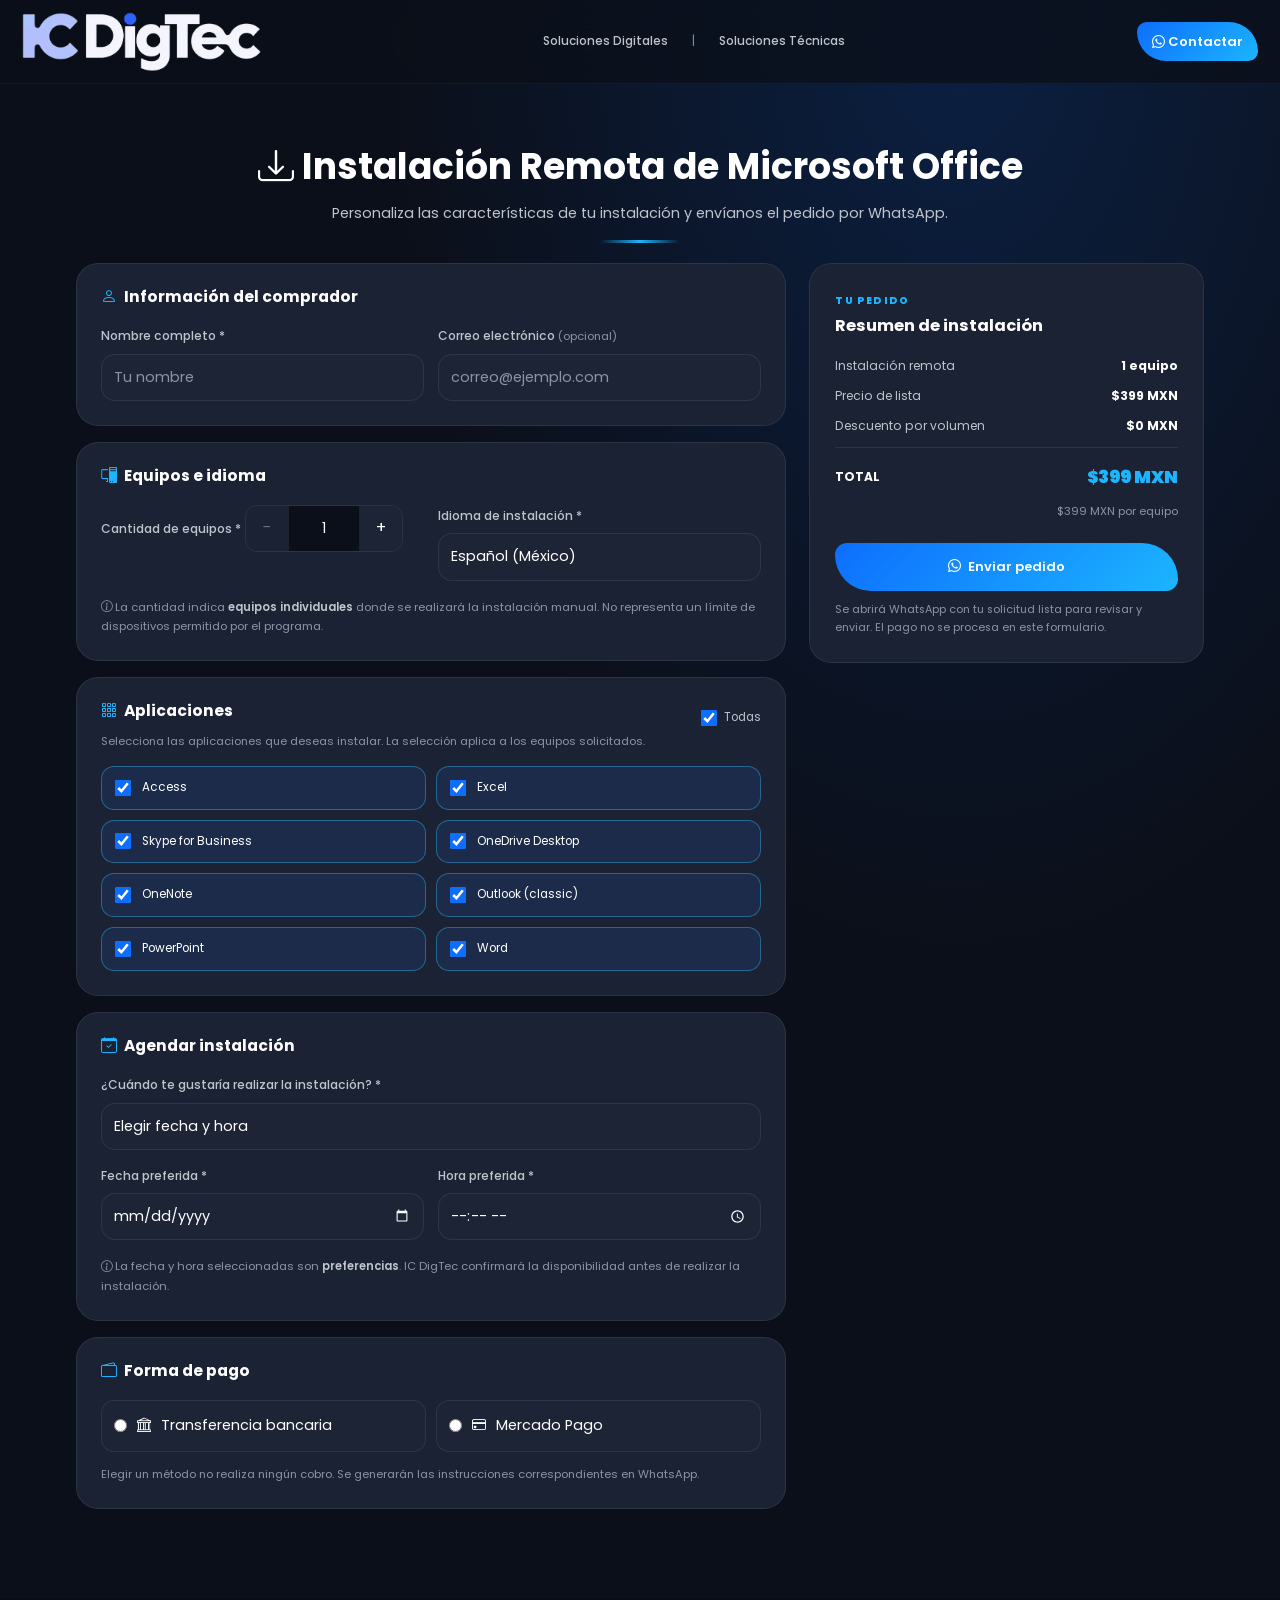
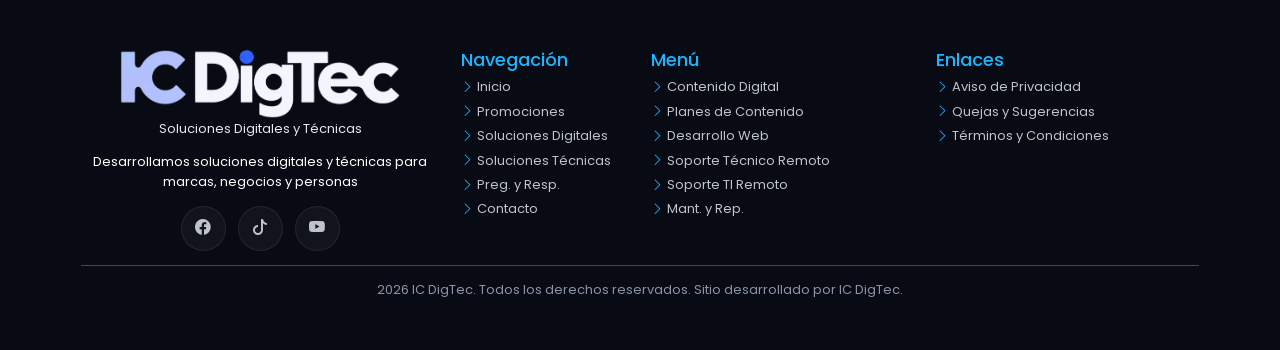
<file: instalacion-office/index.html>
<!DOCTYPE html>
<html lang="es-MX">
<head>
    <meta charset="UTF-8">
    <meta name="viewport" content="width=device-width, initial-scale=1.0">
    <meta name="content-language" content="es-MX">
    <meta name="theme-color" content="#10131A">
    <title>IC DigTec | Instalación de Microsoft Office</title>
    <meta name="description" content="Solicita tu instalación remota de Microsoft Office desde $399 MXN. Configura equipos, idioma, aplicaciones y horario preferido. Atención en todo México.">
    <meta name="author" content="IC DigTec">
    <meta name="robots" content="index, follow, max-image-preview:large">
    <meta name="googlebot" content="index, follow, max-image-preview:large">
    <link rel="canonical" href="https://ictecdigital.com/instalacion-office/">
    <meta property="og:type" content="website">
    <meta property="og:site_name" content="IC DigTec">
    <meta property="og:locale" content="es_MX">
    <meta property="og:url" content="https://ictecdigital.com/instalacion-office/">
    <meta property="og:title" content="IC DigTec | Instalación de Microsoft Office">
    <meta property="og:description" content="Elige la cantidad de equipos, idioma, aplicaciones y horario preferido. Envíanos tu solicitud por WhatsApp.">
    <meta property="og:image" content="https://ictecdigital.com/Contenido/Marca/Preview.webp">
    <meta property="og:image:type" content="image/webp">
    <meta property="og:image:alt" content="IC DigTec | Soluciones Digitales y Técnicas">
    <meta name="twitter:card" content="summary_large_image">
    <meta name="twitter:title" content="IC DigTec | Instalación de Microsoft Office">
    <meta name="twitter:description" content="Cotiza y agenda una instalación remota de Office en México con IC DigTec.">
    <meta name="twitter:image" content="https://ictecdigital.com/Contenido/Marca/Preview.webp">
    <meta name="twitter:image:alt" content="IC DigTec - Servicios Digitales y Técnicos">
    <link rel="icon" type="image/webp" href="/Contenido/Marca/Icono.webp">
    <link rel="preconnect" href="https://fonts.googleapis.com">
    <link rel="preconnect" href="https://fonts.gstatic.com" crossorigin>
    <link href="https://fonts.googleapis.com/css2?family=Poppins:wght@300;400;500;600;700;800&display=swap" rel="stylesheet">
    <link href="https://cdn.jsdelivr.net/npm/bootstrap@5.3.7/dist/css/bootstrap.min.css" rel="stylesheet">
    <link href="https://cdn.jsdelivr.net/npm/bootstrap-icons@1.13.1/font/bootstrap-icons.css" rel="stylesheet">
    <link rel="stylesheet" href="/estilos.css">
    <script type="application/ld+json">
{
    "@context": "https://schema.org",
    "@graph": [
        {
            "@type": "Organization",
            "@id": "https://icdigtec.com/#organizacion",
            "name": "IC DigTec",
            "alternateName": "IC DigTec - Soluciones Digitales y Técnicas",
            "url": "https://icdigtec.com/",
            "logo": {
                "@type": "ImageObject",
                "url": "https://icdigtec.com/Contenido/Marca/Logo.webp"
            },
            "image": "https://icdigtec.com/Contenido/Marca/Preview.webp",
            "description": "IC DigTec ofrece contenido digital, diseño y desarrollo web, servicios técnicos, soporte TI remoto, mantenimiento y reparación de computadoras y equipos tecnológicos. Atención a marcas, negocios, empresas y particulares en México.",
            "email": "icdigtec@gmail.com",
            "telephone": "+522221106016",
            "founder": {
                "@type": "Person",
                "name": "Marcos Imer Coria Sánchez",
                "alternateName": "Imer Coria"
            },
            "contactPoint": {
                "@type": "ContactPoint",
                "contactType": "Atención a clientes y cotizaciones",
                "telephone": "+522221106016",
                "email": "icdigtec@gmail.com",
                "areaServed": "MX",
                "availableLanguage": "Spanish"
            },
            "sameAs": [
                "https://www.facebook.com/share/17rW117wuU/",
                "https://www.tiktok.com/@ic.digtec",
                "https://www.youtube.com/@ic.digtec"
            ],
            "areaServed": [
                {
                    "@type": "Country",
                    "name": "México"
                },
                {
                    "@type": "Place",
                    "name": "Atoyac de Álvarez, Guerrero, México"
                },
                {
                    "@type": "Place",
                    "name": "San Jerónimo de Juárez, Guerrero, México"
                },
                {
                    "@type": "Place",
                    "name": "Técpan de Galeana, Guerrero, México"
                },
                {
                    "@type": "Place",
                    "name": "Acapulco de Juárez, Guerrero, México"
                },
                {
                    "@type": "Place",
                    "name": "Chilpancingo de los Bravos, Guerrero, México"
                },
                {
                    "@type": "Place",
                    "name": "Heroica Puebla de Zaragoza, Puebla, México"
                },
                {
                    "@type": "Place",
                    "name": "Los Héroes de Puebla, Puebla, México"
                },
                {
                    "@type": "Place",
                    "name": "Nueva Rosita, Coahuila, México"
                },
                {
                    "@type": "Place",
                    "name": "Sabinas, Coahuila, México"
                },
                {
                    "@type": "Place",
                    "name": "Ciudad de México, México"
                },
                {
                    "@type": "Place",
                    "name": "Querétaro, Querétaro, México"
                }
            ],
            "knowsAbout": [
                "Servicios digitales",
                "Contenido digital",
                "Diseño gráfico publicitario",
                "Diseño y desarrollo web",
                "Desarrollo de sitios web",
                "Soporte TI remoto",
                "Soporte técnico informático",
                "Servicios técnicos",
                "Mantenimiento preventivo de computadoras",
                "Mantenimiento correctivo de computadoras",
                "Reparación de laptops",
                "Reparación de computadoras",
                "Reparación de teléfonos celulares",
                "Redes informáticas",
                "Configuración de software"
            ],
            "hasOfferCatalog": {
                "@id": "https://icdigtec.com/#catalogo"
            }
        },
        {
            "@type": "WebSite",
            "@id": "https://icdigtec.com/#website",
            "name": "IC DigTec",
            "url": "https://icdigtec.com/",
            "inLanguage": "es-MX",
            "publisher": {
                "@id": "https://icdigtec.com/#organizacion"
            }
        },
        {
            "@type": "WebPage",
            "@id": "https://icdigtec.com/instalacion-office/#webpage",
            "url": "https://icdigtec.com/instalacion-office/",
            "name": "IC DigTec | Instalación de Microsoft Office",
            "description": "Solicita la instalación y configuración remota de Microsoft Office. Elige equipos, idioma, aplicaciones, horario preferido y método de pago.",
            "inLanguage": "es-MX",
            "isPartOf": {
                "@id": "https://icdigtec.com/#website"
            },
            "about": {
                "@id": "https://icdigtec.com/#organizacion"
            },
            "mainEntity": {
                "@id": "https://icdigtec.com/instalacion-office/#servicio"
            }
        },
        {
            "@type": "Service",
            "@id": "https://icdigtec.com/instalacion-office/#servicio",
            "name": "Instalación remota de Microsoft Office",
            "serviceType": "Instalación y configuración remota de aplicaciones de Microsoft Office por equipo",
            "provider": {
                "@id": "https://icdigtec.com/#organizacion"
            },
            "areaServed": {
                "@type": "Country",
                "name": "México"
            },
            "description": "Configuración remota por equipo individual. La solicitud permite elegir las aplicaciones, el idioma y una fecha u horario preferible, sujetos a confirmación.",
            "offers": {
                "@type": "Offer",
                "priceCurrency": "MXN",
                "price": "399",
                "description": "Precio del servicio para la instalación remota en un equipo. Aplican precios reducidos por volumen."
            }
        }
    ]
}
    </script>
</head>
<body>

<!-- NAVBAR -->
<nav class="navbar navbar-expand-lg fixed-top navbar-custom">
    <div class="container-fluid px-4">
        <a class="navbar-brand" href="/" aria-label="IC DigTec Inicio"><img src="/Contenido/Marca/Logo.webp" alt="IC DigTec" class="logo-navbar"></a>
        <button class="navbar-toggler" type="button" data-bs-toggle="collapse" data-bs-target="#navbarContenido" aria-controls="navbarContenido" aria-expanded="false" aria-label="Abrir menú"><i class="bi bi-list"></i></button>
        <div class="collapse navbar-collapse" id="navbarContenido">

            <div class="navbar-sections flex-grow-1">
                <ul class="navbar-nav align-items-lg-center justify-content-center">
                    <li class="nav-item"><a href="/#soluciones-digitales" class="nav-main-link">Soluciones Digitales</a></li>
                    <li class="nav-dot">|</li>
                    <li class="nav-item"><a href="/#soluciones-tecnicas" class="nav-main-link">Soluciones Técnicas</a></li>
                </ul>
            </div>

            <div class="navbar-actions d-flex align-items-center gap-2">
                <a href="https://wa.me/522221106016?text=¡Hola%20*IC%20DigTec*!%20Me%20gustaría%20recibir%20más%20información%20sobre:%20" target="_blank" rel="noopener noreferrer" class="btn btn-primary btn-custom"><i class="bi bi-whatsapp"></i> Contactar</a>
            </div>

        </div>
    </div>
</nav>

<main id="inicio" class="office-page">
    <div class="container office-container">

        <div class="section-title text-center">
            <h2><i class="bi bi-download"></i> Instalación Remota de Microsoft Office</h2>
            <p>Personaliza las características de tu instalación y envíanos el pedido por WhatsApp.</p>
        </div>

        <form id="formInstalacionOffice">
            <div class="office-grid">

                <div class="office-form-column">
                    <section class="carrito-bloque office-card" aria-labelledby="officeTituloComprador">
                        <h2 id="officeTituloComprador"><i class="bi bi-person me-2" aria-hidden="true"></i>Información del comprador</h2>
                        <div class="row g-3">
                            <div class="col-md-6">
                                <label class="form-label" for="officeNombre">Nombre completo <span aria-hidden="true">*</span></label>
                                <input type="text" class="form-control carrito-control" id="officeNombre" autocomplete="name" maxlength="100" placeholder="Tu nombre" required>
                            </div>
                            <div class="col-md-6">
                                <label class="form-label" for="officeCorreo">Correo electrónico <span class="office-opcional">(opcional)</span></label>
                                <input type="email" class="form-control carrito-control" id="officeCorreo" autocomplete="email" maxlength="254" placeholder="correo@ejemplo.com">
                            </div>
                        </div>
                    </section>

                    <section class="carrito-bloque office-card" aria-labelledby="officeTituloEquipos">
                        <h2 id="officeTituloEquipos"><i class="bi bi-pc-display me-2" aria-hidden="true"></i>Equipos e idioma</h2>
                        <div class="row align-items-start g-3">
                            <div class="col-sm-6">
                                <label class="form-label" for="officeCantidad">Cantidad de equipos <span aria-hidden="true">*</span></label>
                                <div class="carrito-cantidad office-stepper">
                                    <button type="button" id="officeRestar" aria-label="Disminuir equipos">−</button>
                                    <input type="number" inputmode="numeric" min="1" step="1" id="officeCantidad" value="1" aria-label="Cantidad de equipos" required>
                                    <button type="button" id="officeSumar" aria-label="Aumentar equipos">+</button>
                                </div>
                            </div>
                            <div class="col-sm-6">
                                <label class="form-label" for="officeIdioma">Idioma de instalación <span aria-hidden="true">*</span></label>
                                <select id="officeIdioma" class="form-select carrito-control" required>
                                    <option value="es-MX">Español (México)</option>
                                    <option value="en-US">Inglés (Estados Unidos)</option>
                                    <option value="otro">Otro idioma</option>
                                </select>
                                <div id="officeOtroIdiomaGrupo" class="mt-2" hidden>
                                    <label for="officeOtroIdioma" class="visually-hidden">Especifica el idioma</label>
                                    <input type="text" id="officeOtroIdioma" class="form-control carrito-control" maxlength="50" placeholder="Especifica el idioma">
                                </div>
                            </div>
                        </div>
                        <p class="office-info mb-0"><i class="bi bi-info-circle me-1" aria-hidden="true"></i>La cantidad indica <strong>equipos individuales</strong> donde se realizará la instalación manual. No representa un límite de dispositivos permitido por el programa.</p>
                    </section>

                    <section class="carrito-bloque office-card" aria-labelledby="officeTituloApps">
                        <div class="office-titulo-fila">
                            <h2 id="officeTituloApps"><i class="bi bi-grid-3x3-gap me-2" aria-hidden="true"></i>Aplicaciones</h2>
                            <label class="office-marcar-todas"><input type="checkbox" id="officeTodas" checked> Todas</label>
                        </div>
                        <p class="office-subtexto">Selecciona las aplicaciones que deseas instalar. La selección aplica a los equipos solicitados.</p>
                        <div class="office-apps" id="officeApps">
                            <label class="office-app"><input type="checkbox" name="officeAplicacion" value="Access" checked> Access</label>
                            <label class="office-app"><input type="checkbox" name="officeAplicacion" value="Excel" checked> Excel</label>
                            <label class="office-app"><input type="checkbox" name="officeAplicacion" value="Skype for Business" checked> Skype for Business</label>
                            <label class="office-app"><input type="checkbox" name="officeAplicacion" value="OneDrive Desktop" checked> OneDrive Desktop</label>
                            <label class="office-app"><input type="checkbox" name="officeAplicacion" value="OneNote" checked> OneNote</label>
                            <label class="office-app"><input type="checkbox" name="officeAplicacion" value="Outlook (classic)" checked> Outlook (classic)</label>
                            <label class="office-app"><input type="checkbox" name="officeAplicacion" value="PowerPoint" checked> PowerPoint</label>
                            <label class="office-app"><input type="checkbox" name="officeAplicacion" value="Word" checked> Word</label>
                        </div>
                        <p class="office-error" id="officeErrorApps" role="alert" hidden>Selecciona al menos una aplicación.</p>
                    </section>

                    <section class="carrito-bloque office-card" aria-labelledby="officeTituloAgenda">
                        <h2 id="officeTituloAgenda"><i class="bi bi-calendar-check me-2" aria-hidden="true"></i>Agendar instalación</h2>
                        <label class="form-label" for="officeTipoHorario">¿Cuándo te gustaría realizar la instalación? <span aria-hidden="true">*</span></label>
                        <select id="officeTipoHorario" class="form-select carrito-control mb-3">
                            <option value="fecha">Elegir fecha y hora</option>
                            <option value="disponibilidad">Indicar mi disponibilidad de horario</option>
                        </select>
                        <div id="officeHorarioFecha" class="row g-3">
                            <div class="col-sm-6">
                                <label class="form-label" for="officeFecha">Fecha preferida <span aria-hidden="true">*</span></label>
                                <input type="date" class="form-control carrito-control" id="officeFecha" required>
                            </div>
                            <div class="col-sm-6">
                                <label class="form-label" for="officeHora">Hora preferida <span aria-hidden="true">*</span></label>
                                <input type="time" class="form-control carrito-control" id="officeHora" required>
                            </div>
                        </div>
                        <div id="officeHorarioLibre" hidden>
                            <label class="form-label" for="officeDisponibilidad">Tu disponibilidad <span aria-hidden="true">*</span></label>
                            <textarea class="form-control carrito-control" id="officeDisponibilidad" rows="3" maxlength="350" placeholder="Ej. De lunes a viernes después de las 18:00 h"></textarea>
                        </div>
                        <p class="office-info mb-0"><i class="bi bi-info-circle me-1" aria-hidden="true"></i>La fecha y hora seleccionadas son <strong>preferencias</strong>. IC DigTec confirmará la disponibilidad antes de realizar la instalación.</p>
                    </section>

                    <section class="carrito-bloque office-card" aria-labelledby="officeTituloPago">
                        <h2 id="officeTituloPago"><i class="bi bi-wallet2 me-2" aria-hidden="true"></i>Forma de pago</h2>
                        <fieldset class="carrito-metodos office-metodos">
                            <legend class="visually-hidden">Selecciona el método de pago</legend>
                            <label><input type="radio" name="officeMetodoPago" value="transferencia" required><i class="bi bi-bank" aria-hidden="true"></i> Transferencia bancaria</label>
                            <label><input type="radio" name="officeMetodoPago" value="mercadopago" required><i class="bi bi-credit-card" aria-hidden="true"></i> Mercado Pago</label>
                        </fieldset>
                        <p class="office-subtexto mb-0">Elegir un método no realiza ningún cobro. Se generarán las instrucciones correspondientes en WhatsApp.</p>
                    </section>
                </div>

                <aside class="office-aside" aria-label="Resumen del pedido">
                    <div class="carrito-bloque office-resumen">
                        <small class="carrito-eyebrow">TU PEDIDO</small>
                        <h2>Resumen de instalación</h2>
                        <div class="carrito-resumen-fila"><span>Instalación remota</span><strong id="officeResumenCantidad">1 equipo</strong></div>
                        <div class="carrito-resumen-fila"><span>Precio de lista</span><strong id="officeResumenSubtotal">$399 MXN</strong></div>
                        <div class="carrito-resumen-fila"><span>Descuento por volumen</span><strong id="officeResumenDescuento">$0 MXN</strong></div>
                        <div class="carrito-resumen-fila carrito-resumen-destacado"><span>TOTAL</span><strong id="officeResumenTotal" aria-live="polite">$399 MXN</strong></div>
                        <p class="office-resumen-unitario" id="officeResumenUnitario">$399 MXN por equipo</p>
                        <button class="btn btn-primary btn-custom carrito-enviar" type="submit" id="officeEnviar"><i class="bi bi-whatsapp me-2"></i>Enviar pedido</button>
                        <p class="carrito-texto-ayuda mb-0">Se abrirá WhatsApp con tu solicitud lista para revisar y enviar. El pago no se procesa en este formulario.</p>
                    </div>
                </aside>

            </div>
        </form>

    </div>
</main>

<!-- Footer -->
<footer class="footer">
    <div class="container">

        <div class="row g-4">

            <div class="col-lg-4" style="text-align: center;">
                <a class="navbar-brand" href="/"><img src="/Contenido/Marca/Logo.webp" alt="IC DigTec" class="footer-logo"></a>
                <p class="footer-slogan">Soluciones Digitales y Técnicas</p>
                <p>Desarrollamos soluciones digitales y técnicas para marcas, negocios y personas</p>
                <div class="hero-social">
                    <div class="hero-social-links">
                        <a href="https://www.facebook.com/share/17rW117wuU/" target="_blank" aria-label="Facebook" class="hero-social-link"><i class="bi bi-facebook"></i></a>
                        <a href="https://www.tiktok.com/@ic.digtec?_r=1&_t=ZS-96plXD4ueBc" target="_blank" aria-label="TikTok" class="hero-social-link"><i class="bi bi-tiktok"></i></a>
                        <a href="https://www.youtube.com/@ic.digtec" target="_blank" aria-label="YouTube" class="hero-social-link"><i class="bi bi-youtube"></i></a>
                    </div>
                </div>
            </div>

            <div class="col-lg-2">
                <h5>Navegación</h5>
                <ul class="footer-links">
                    <li><a href="/"><i class="bi bi-chevron-right"></i> Inicio</a></li>
                    <li><a href="/#promociones"><i class="bi bi-chevron-right"></i> Promociones</a></li>
                    <li><a href="/#soluciones-digitales"><i class="bi bi-chevron-right"></i> Soluciones Digitales</a></li>
                    <li><a href="/#soluciones-tecnicas"><i class="bi bi-chevron-right"></i> Soluciones Técnicas</a></li>
                    <li><a href="/#preguntas-y-respuestas"><i class="bi bi-chevron-right"></i> Preg. y Resp.</a></li>
                    <li><a href="/#contacto"><i class="bi bi-chevron-right"></i> Contacto</a></li>
                </ul>
            </div>

            <div class="col-lg-3">
                <h5>Menú</h5>
                <ul class="footer-links">
                    <li><a href="/#soluciones-digitales"><i class="bi bi-chevron-right"></i> Contenido Digital</a></li>
                    <li><a href="/#planes-de-contenido"><i class="bi bi-chevron-right"></i> Planes de Contenido</a></li>
                    <li><a href="/#desarrollo-web"><i class="bi bi-chevron-right"></i> Desarrollo Web</a></li>
                    <li><a href="/#soluciones-tecnicas"><i class="bi bi-chevron-right"></i> Soporte Técnico Remoto</a></li>
                    <li><a href="/#soporte-ti-remoto"><i class="bi bi-chevron-right"></i> Soporte TI Remoto</a></li>
                    <li><a href="/#mantenimiento-y-reparaciones"><i class="bi bi-chevron-right"></i> Mant. y Rep.</a></li>
                </ul>
            </div>

            <div class="col-lg-3">
                <h5>Enlaces</h5>
                <ul class="footer-links">
                    <li><a href="/aviso-de-privacidad.html"><i class="bi bi-chevron-right"></i> Aviso de Privacidad</a></li>
                    <li><a href="/quejas-y-sugerencias.html"><i class="bi bi-chevron-right"></i> Quejas y Sugerencias</a></li>
                    <li><a href="/terminos-y-condiciones.html"><i class="bi bi-chevron-right"></i> Términos y Condiciones</a></li>
                </ul>
            </div>

        </div>

        <hr>

        <div class="text-center"><p class="copyright">2026 IC DigTec. Todos los derechos reservados. Sitio desarrollado por IC DigTec.</p></div>

    </div>
</footer>

<script src="https://cdn.jsdelivr.net/npm/bootstrap@5.3.7/dist/js/bootstrap.bundle.min.js"></script>
<script src="/instalacion-office-form.js"></script>
</body>
</html>
</file>
<file: estilos.css>
/* GENERAL */

:root {
    --primary: #0D6EFD;
    --primary-light: #1CB5FF;
    --primary-dark: #0047CC;
    --bg: #0B0F19;
    --bg-secondary: #1d2435;
    --card: #1A2233;
    --text: #FFFFFF;
    --text-secondary: #BFC4CC;
    --text-muted: #8B94A7;
    --silver: #E5E7EB;
    --silver-dark: #BFC4CC;
    --border-light: rgba(255, 255, 255, .08);
    --border-subtle: rgba(255, 255, 255, .05);
    --radius-card: 45px;
    --radius-button: 25px 75px 25px 75px;
}
* {
    margin: 0;
    padding: 0;
    box-sizing: border-box;
}
html {
    font-size: 90%;
    scroll-behavior: smooth;
}
body {
    font-family: "Poppins", sans-serif;
    background: var(--bg);
    color: var(--text);
    overflow-x: hidden;
}
a {
    color: inherit;
}
img {
    max-width: 100%;
}
button, input, textarea {
    font-family: inherit;
}
.span-resaltar {
    display: inline-block;
    color: var(--primary-light);
}
::-webkit-scrollbar {
    width: 8px;
}
::-webkit-scrollbar-thumb {
    background: var(--primary);
    border-radius: 10px;
}
.btn-custom {
    border: none;
    border-radius: var(--radius-button);
    padding: 10px 15px;
    font-weight: 600;
    font-size: 90%;
    transition: .4s;
}
.btn-custom:hover {
    transform: translateY(-3px);
    box-shadow: 0 0 25px rgba(13, 110, 253, .4);
}
.btn-primary {
    background: linear-gradient(135deg, var(--primary), var(--primary-light));
    border: none;
}
.btn-primary:hover {
    background: linear-gradient(135deg, var(--primary-dark), var(--primary));
}
.section-padding {
    padding: 30px 0;
}
.section-title {
    margin-bottom: 20px;
}
.section-title h2 {
    font-size: 2.5rem;
    font-weight: 700;
    margin-bottom: 15px;
}
.section-title p {
    color: var(--text-secondary);
}
.section-title::after {
    content: "";
    display: block;
    width: 80px;
    height: 3px;
    margin: 15px auto 0;
    background: linear-gradient(90deg, transparent, var(--primary-light), transparent);
}

@media (max-width: 768px) {
    .section-title h2 {
        font-size: 2rem;
    }
}

/* NAVBAR */

.navbar-custom {
    background: rgba(11, 15, 25, .75);
    backdrop-filter: blur(15px);
    border-bottom: 1px solid var(--border-subtle);
}
.logo-navbar {
    height: 60px;
    width: auto;
    display: block;
    transition: .3s ease;
}
.logo-navbar:hover {
    transform: scale(1.03);
}
.navbar-brand {
    color: white !important;
}
.navbar-sections {
    position: relative;
}
.navbar-sections .navbar-nav {
    gap: 8px;
}
.nav-main-link {
    display: block;
    padding: 10px 8px;
    color: var(--text-secondary);
    text-decoration: none;
    font-size: .82rem;
    font-weight: 500;
    white-space: nowrap;
    transition: .3s ease;
}
.nav-main-link:hover {
    color: var(--primary-light);
}
.nav-dot {
    color: var(--primary-light);
    font-size: .8rem;
    margin: 0 8px;
    user-select: none;
}
.navbar-toggler {
    border: 1px solid rgba(255, 255, 255, .12);
    border-radius: 15px;
    color: white;
    padding: 8px 12px;
    transition: .3s ease;
}
.navbar-toggler:hover {
    border-color: var(--primary-light);
    color: var(--primary-light);
}
.navbar-toggler:focus {
    box-shadow: none;
}
.navbar-toggler i {
    font-size: 1.5rem;
}
.btn-pais-navbar {
    color: #fff;
    font-size: 90%;
}
.btn-pais-navbar:hover {
    color: var(--primary-light);
}

@media (min-width: 992px) {
    .navbar-collapse {
        display: flex !important;
        align-items: center;
    }
    .navbar-sections .navbar-nav {
        display: flex;
        flex-direction: row;
        flex-wrap: nowrap;
        gap: 8px;
    }
    .navbar-actions {
        flex-shrink: 0;
        margin-left: 25px;
    }
}

@media (max-width: 991px) {
    .navbar-custom {
        background: rgba(11, 15, 25, .95);
    }
    .navbar-collapse {
        margin-top: 15px;
        padding: 20px;
        background: rgba(18, 24, 38, .98);
        border: 1px solid var(--border-light);
        border-radius: 25px;
        box-shadow: 0 20px 50px rgba(0, 0, 0, .35);
    }
    .navbar-sections .navbar-nav {
        display: flex;
        flex-direction: column;
        align-items: stretch;
        gap: 3px;
        width: 100%;
    }
    .nav-main-link {
        width: 100%;
        padding: 12px 15px;
        border-radius: 15px;
    }
    .nav-main-link:hover {
        background: rgba(28, 181, 255, .08);
    }
    .nav-dot {
        display: none;
    }
    .navbar-actions {
        width: 100%;
        display: flex;
        flex-direction: column;
        align-items: stretch;
        gap: 10px !important;
        margin-top: 15px;
        padding-top: 15px;
        border-top: 1px solid var(--border-light);
    }
    .btn-pais-navbar, .navbar-actions .btn-custom {
        width: 100%;
        justify-content: center;
    }
}

/* HERO */

.hero-section {
    min-height: 100vh;
    display: flex;
    align-items: center;
    padding-top: 60px;
    background: radial-gradient(circle at top right, rgba(13, 110, 253, .25), transparent 40%);
    overflow-x: hidden;
}
.hero-badge {
    display: inline-block;
    background: rgba(13, 110, 253, .15);
    color: var(--primary-light);
    padding: 8px 16px;
    border-radius: 30px;
    margin-bottom: 20px;
}
.hero-title {
    font-size: clamp(2rem, 5vw, 4rem);
    font-weight: 800;
    margin-bottom: 25px;
}
.hero-text {
    color: var(--text-secondary);
    line-height: 1.8;
}
.hero-visual, .hero-brands {
    max-width: 100%;
    overflow: hidden;
}
.hero-stats {
    display: flex;
    align-items: center;
    justify-content: center;
    gap: 30px;
}
.hero-stat {
    text-align: center;
    min-width: 120px;
}
.hero-stat-number {
    color: var(--primary-light);
    font-size: 2.2rem;
    font-weight: 800;
    line-height: 1.1;
    text-shadow: 0 0 20px rgba(28, 181, 255, .25);
}
.hero-stat-label {
    color: var(--text-secondary);
    font-size: .75rem;
    margin-top: 6px;
}
.hero-stat-divider {
    width: 1px;
    height: 65px;
    background: rgba(255, 255, 255, .1);
}
.hero-social {
    display: flex;
    flex-direction: column;
    align-items: center;
    gap: 12px;
}
.hero-social-title {
    color: var(--text-secondary);
    font-size: .8rem;
}
.hero-social-links {
    display: flex;
    align-items: center;
    justify-content: center;
    gap: 12px;
}
.hero-social-link {
    display: flex;
    align-items: center;
    justify-content: center;
    width: 45px;
    height: 45px;
    border-radius: 50%;
    background: rgba(255, 255, 255, .04);
    border: 1px solid var(--border-light);
    color: var(--text-secondary);
    text-decoration: none;
    font-size: 1.1rem;
    transition: .3s ease;
}
.hero-social-link:hover {
    color: white;
    border-color: var(--primary-light);
    background: rgba(28, 181, 255, .10);
    transform: translateY(-4px);
    box-shadow: 0 8px 25px rgba(28, 181, 255, .15);
}
.hero-brands {
    margin-top: 25px;
    padding-top: 20px;
    border-top: 1px solid var(--border-light);
}
.hero-brands .hero-social-title {
    display: block;
    text-align: center;
    margin-bottom: 15px;
}
.hero-marquee {
    width: 100%;
    max-width: 100%;
    overflow: hidden;
    position: relative;
    mask-image: linear-gradient(90deg, transparent, #000 12%, #000 88%, transparent);
    -webkit-mask-image: linear-gradient( 90deg, transparent, #000 12%, #000 88%, transparent);
}
.hero-marquee-track, .hero-marquee-track-abajo {
    display: flex;
    align-items: center;
    width: max-content;
    gap: 30px;
}
.hero-marquee-track {
    animation: heroMarquee 15s linear infinite;
}
.hero-marquee-track-abajo {
    animation: heroMarquee 15s linear infinite reverse;
}
.hero-brand {
    width: 55px;
    height: 55px;
    flex-shrink: 0;
    display: flex;
    align-items: center;
    justify-content: center;
}
.hero-brand img {
    width: 55px;
    height: 55px;
    object-fit: contain;
    border-radius: 12px;
}

@keyframes heroMarquee {
    from {
        transform: translateX(0);
    }
    to {
        transform: translateX(calc(-50% - 17.5px));
    }
}

@media (max-width: 991px) {
    .hero-section {
        text-align: center;
    }
}

@media (max-width: 768px) {
    .hero-section {
        padding-top: 100px;
    }
}

@media (max-width: 576px) {
    .hero-title {
        font-size: 2rem;
    }
}

/* PROMOCIONES */

.promociones-section {
    width: 100%;
    overflow: hidden;
}
.promocion-link {
    display: block;
    width: 100%;
    aspect-ratio: 3 / 1;
    overflow: hidden;
}
.promocion-img {
    display: block;
    width: 100%;
    height: 100%;
    object-fit: scale-down;
    object-position: center;
}
#carouselPromociones .carousel-indicators {
    margin-bottom: 15px;
}
#carouselPromociones .carousel-indicators button {
    width: 25px;
    height: 4px;
    border-radius: 10px;
}

@media (max-width: 767px) {
    .promocion-link {
        aspect-ratio: 16 / 9;
    }
    .promocion-img {
        object-position: center;
    }
    #carouselPromociones .carousel-control-prev, #carouselPromociones .carousel-control-next {
        width: 10%;
    }
}

/* TIPO DE CLIENTE */

.client-section {
    position: relative;
    overflow: hidden;
}
.client-card-label {
    display: block;
    margin-bottom: 10px;
    color: var(--primary-light);
    font-size: .68rem;
    font-weight: 700;
    letter-spacing: 1.8px;
    text-transform: uppercase;
}
.service-card {
    height: 100%;
    display: flex;
    flex-direction: column;
    padding: 30px;
    background: var(--card);
    border: 1px solid var(--border-subtle);
    border-radius: var(--radius-card);
    transition: .4s;
    backdrop-filter: blur(8px);
}
#clientes .service-card > div:first-child {
    display: flex;
    flex-direction: column;
    flex: 1;
}
#clientes .service-card > div:first-child > .d-flex {
    min-height: 65px;
    align-items: flex-start !important;
}
#clientes .service-card > .wrapper {
    margin-top: auto !important;
    padding-top: 20px;
}
.service-icon {
    display: block;
    width: max-content;
    margin: 0 auto 15px;
    font-size: 2rem;
    color: var(--primary-light);
}
.service-card h4 {
    font-size: 90%;
    font-weight: 700;
    margin-bottom: 15px;
    text-align: center;
}
.service-card p {
    color: var(--text-secondary);
    margin-bottom: 15px;
    line-height: 1.8;
}
s {
    display: block;
    width: max-content;
    margin: 0 auto;
    color: var(--silver-dark);
    font-size: 90%;
}
.service-buttons {
    display: flex;
    justify-content: center;
    align-items: center;
    gap: 12px;
    margin-top: auto;
    text-align: center;
}
.service-buttons .btn {
    flex: 1;
    padding: 12px;
    border-radius: var(--radius-button);
    font-weight: 600;
    font-size: 90%;
    text-align: center;
}
.service-buttons .btn i {
    margin-right: 8px;
}
.wrapper {
    display: inline-flex;
}
.cta {
    display: flex;
    align-items: center;
    padding: 12px 35px;
    text-decoration: none;
    font-family: "Poppins", sans-serif;
    font-size: 18px;
    color: #fff;
    background: #0D6EFD;
    transition: 0.5s;
    box-shadow: 5px 5px 0 #0047CC;
    transform: skewX(-15deg);
    border-radius: 75px 25px 75px 25px;
}
.cta:hover {
    box-shadow: 8px 8px 0 #092a62;
}
.cta span {
    transform: skewX(15deg);
}
.cta span:nth-child(2) {
    margin-left: 15px;
    transition: 0.5s;
}
.cta:hover span:nth-child(2) {
    margin-left: 25px;
}
path.one {
    transition: 0.4s;
    transform: translateX(-60%);
}
path.two {
    transition: 0.5s;
    transform: translateX(-30%);
}
.cta:hover path.one, .cta:hover path.two, .cta:hover path.three {
    transform: translateX(0);
}

@media (max-width: 768px) {
    .service-card {
        padding: 25px;
    }
}

@media (max-width: 576px) {
    .service-card {
        padding: 25px;
    }
    #clientes .service-card > div:first-child > .d-flex {
        min-height: auto;
    }
    .service-card .btn {
        width: 100%;
    }
}

/* SERVICIO DESTACADO */

.tabla-planes-ti-wrapper {
    margin-top: 35px;
    overflow-x: auto;
    border: 1px solid var(--border-subtle);
    border-radius: var(--radius-card);
    background: var(--card);
    box-shadow: var(--shadow-card);
    scrollbar-width: thin;
}
.tabla-planes-ti {
    width: 100%;
    min-width: 720px;
    margin: 0;
    border-collapse: collapse;
    color: var(--text);
    font-size: .88rem;
}
.tabla-planes-ti thead th {
    padding: 20px 18px;
    background: rgba(13, 110, 253, .06);
    border-bottom: 1px solid var(--border-subtle);
    color: var(--text);
    font-size: .9rem;
    font-weight: 700;
    text-align: center;
    white-space: nowrap;
}
.tabla-planes-ti thead th:first-child {
    text-align: left;
}
.tabla-planes-ti tbody tr {
    transition: background .25s ease;
}
.tabla-planes-ti tbody tr:hover {
    background: rgba(255, 255, 255, .025);
}
.tabla-planes-ti tbody tr:not(:last-child) td {
    border-bottom: 1px solid var(--border-subtle);
}
.tabla-planes-ti tbody td {
    padding: 18px;
    color: var(--text-secondary);
    text-align: center;
    vertical-align: middle;
}
.tabla-planes-ti tbody td:first-child {
    width: 34%;
    color: var(--text);
    font-weight: 600;
    text-align: left;
}
.tabla-planes-ti td .bi-check-circle-fill {
    color: var(--primary-light);
    font-size: 1.05rem;
}
.tabla-planes-ti td .bi-x-circle-fill {
    color: var(--text-muted);
    font-size: 1.05rem;
    opacity: .65;
}
.tabla-planes-ti td {
    line-height: 1.4;
}

@media (max-width: 767px) {
    .tabla-planes-ti-wrapper {
        border-radius: 14px;
    }
    .tabla-planes-ti {
        min-width: 680px;
    }
    .tabla-planes-ti thead th, .tabla-planes-ti tbody td {
        padding: 15px 14px;
    }
}

/* P & R */

.faq-container {
    max-width: 950px;
    margin: 0 auto;
}
.faq-item {
    background: var(--card);
    border: 1px solid var(--border-subtle);
    border-radius: 25px;
    margin-bottom: 12px;
    overflow: hidden;
    transition: .3s ease;
}
.faq-item:hover {
    border-color: rgba(28, 181, 255, .25);
}
.faq-question {
    width: 100%;
    display: flex;
    align-items: center;
    justify-content: space-between;
    gap: 20px;
    padding: 20px 25px;
    background: transparent;
    border: none;
    color: var(--text);
    text-align: left;
    font-size: .95rem;
    font-weight: 600;
    cursor: pointer;
    transition: .3s ease;
}
.faq-question:hover {
    color: var(--primary-light);
}
.faq-question > span {
    display: flex;
    align-items: center;
    gap: 12px;
}
.faq-question > span i {
    color: var(--primary-light);
    font-size: 1.1rem;
}
.faq-icon {
    color: var(--primary-light);
    font-size: .9rem;
    flex-shrink: 0;
    transition: transform .3s ease;
}
.faq-answer {
    max-height: 0;
    overflow: hidden;
    opacity: 0;
    padding: 0 25px;
    transition: max-height .4s ease, opacity .3s ease, padding .3s ease;
}
.faq-answer p {
    color: var(--text-secondary);
    line-height: 1.8;
    margin-bottom: 15px;
}
.faq-answer p:last-child {
    margin-bottom: 0;
}
.faq-item.active {
    border-color: rgba(28, 181, 255, .35);
    box-shadow: 0 10px 35px rgba(0, 0, 0, .15);
}
.faq-item.active .faq-question {
    color: var(--primary-light);
}
.faq-item.active .faq-icon {
    transform: rotate(180deg);
}
.faq-item.active .faq-answer {
    max-height: 600px;
    opacity: 1;
    padding: 0 25px 25px;
}
.faq-list {
    list-style: none;
    padding: 0;
    margin: 5px 0 20px;
}
.faq-list li {
    display: flex;
    align-items: center;
    gap: 10px;
    padding: 9px 0;
    color: var(--text-secondary);
}
.faq-list i {
    color: var(--primary-light);
}

@media (max-width: 576px) {
    .faq-question {
        padding: 18px 20px;
        font-size: .85rem;
    }
    .faq-question > span {
        gap: 9px;
    }
    .faq-answer {
        padding-left: 20px;
        padding-right: 20px;
    }
    .faq-item.active .faq-answer {
        padding-left: 20px;
        padding-right: 20px;
        padding-bottom: 20px;
    }
}

/* CONTACTO */

.contact-info, .contact-form {
    background: var(--card);
    padding: 35px;
    border-radius: var(--radius-card);
    backdrop-filter: blur(8px);
    width: 100%;
    height: 100%;
    box-sizing: border-box;
}
.contact-item {
    display: flex;
    gap: 15px;
    padding-bottom: 15px;
}
.contact-item i {
    font-size: 1.8rem;
    color: var(--primary-light);
}
.redes-enlace {
    color: white;
    text-decoration: none;
}
.redes-enlace:hover {
    color: var(--primary-light);
}


.form-control {
    background: var(--bg-secondary);
    border: 1px solid var(--border-light);
    color: white;
    padding: 14px;
    border-radius: var(--radius-button);
}
.form-control:focus {
    background: var(--bg-secondary);
    color: white;
    border-color: var(--primary);
    box-shadow: none;
}
.form-control::placeholder {
    color: var(--text-muted);
    opacity: 1;
}

/* FOOTER */

.footer {
    background: #080b14;
    padding: 50px;
    font-size: 90%;
}
.footer-logo {
    height: 70px;
    width: auto;
    transition: .3s ease;
}
.footer-logo:hover {
    transform: scale(1.03);
}
.footer-slogan {
    color: var(--silver);
}
.footer i, h5 {
    color: var(--primary-light);
}
.hero-social-links i {
    color: var(--text-secondary);
}
.footer-links {
    list-style: none;
    padding: 0;
}
.footer-links li {
    margin-bottom: 5px;
}
.footer-links a {
    color: var(--text-secondary);
    text-decoration: none;
}
.footer-links a:hover {
    color: var(--primary-light);
}
.copyright {
    color: var(--text-muted);
    margin: 0;
}

/* MODAL SELECCIÓN DE PAÍS */

#modalPais .modal-content {
    background: var(--card);
    border: 1px solid var(--border-light);
    border-radius: var(--radius-card);
    overflow: hidden;
    color: var(--text);
}
#modalPais .modal-header p {
    color: var(--text-secondary);
    line-height: 1.7;
}
.btn-pais {
    display: flex;
    align-items: center;
    justify-content: center;
    width: 100%;
    padding: 12px;
    border-radius: var(--radius-button);
    font-size: 90%;
}
.btn-pais span {
    display: flex;
    align-items: center;
    gap: 10px;
}

/* CREADORES-Y-MARCAS.HTML */

/* HERO */

.page-creadores .hero-creadores-header {
    text-align: center;
    margin-bottom: 24px;
}
.page-creadores .hero-creadores-label {
    display: inline-flex;
    align-items: center;
    gap: 7px;
    color: var(--primary-light);
    font-size: .75rem;
    font-weight: 600;
    letter-spacing: .8px;
    margin-bottom: 14px;
}
.page-creadores .hero-creadores-header h3 {
    color: var(--text);
    font-size: 1.35rem;
    font-weight: 700;
    margin-bottom: 10px;
}
.page-creadores .hero-creadores-header p {
    color: var(--text-secondary);
    font-size: .85rem;
    line-height: 1.7;
    margin-bottom: 0;
}
.page-creadores .hero-creadores-grid {
    display: grid;
    grid-template-columns: repeat(2, minmax(0, 1fr));
    gap: 0;
}
.page-creadores .hero-creadores-item {
    display: flex;
    flex-direction: column;
    align-items: center;
    justify-content: center;
    gap: 10px;
    min-height: 110px;
    padding: 18px 12px;
    background: transparent;
    border: none;
    border-radius: 0;
    color: var(--text-secondary);
    text-align: center;
    text-decoration: none;
    transition: .3s ease;
}
.page-creadores .hero-creadores-item:nth-child(odd) {
    border-right: 1px solid rgba(255, 255, 255, .1);
}
.page-creadores .hero-creadores-item:nth-child(-n+2) {
    border-bottom: 1px solid rgba(255, 255, 255, .1);
}
.page-creadores .hero-creadores-item i {
    color: var(--text-secondary);
    font-size: 2rem;
    text-shadow: 0 0 20px rgba(28, 181, 255, .25);
}
.page-creadores .hero-creadores-item span {
    font-size: .78rem;
    font-weight: 500;
    line-height: 1.5;
}
.page-creadores .hero-creadores-item:hover {
    color: var(--text);
}
.page-creadores .hero-creadores-item:hover i {
    color: var(--primary-light);
    transform: scale(1.08);
}
.page-creadores .hero-creadores-merch {
    align-items: center;
    gap: 12px;
    margin-top: 15px;
    padding: 14px 16px;
    background: rgba(13, 110, 253, .08);
    border: 1px solid var(--border-light);
    border-radius: 16px;
    color: var(--text-secondary);
    font-size: .78rem;
    text-decoration: none;
    transition: .3s ease;
}
.page-creadores .hero-creadores-merch:not(.d-none) {
    display: flex;
}
.page-creadores .hero-creadores-merch span {
    flex: 1;
}
.page-creadores .hero-creadores-merch i {
    color: var(--primary-light);
    font-size: 1.1rem;
}
.page-creadores .hero-creadores-merch:hover {
    color: var(--text);
    border-color: var(--primary-light);
}

@media (max-width: 575px) {
    .page-creadores .hero-creadores-item {
        min-height: 95px;
        padding: 15px 10px;
    }

    .page-creadores .hero-creadores-item span {
        font-size: .73rem;
    }

    .page-creadores .hero-creadores-header h3 {
        font-size: 1.2rem;
    }
}

/* SOLUCIONES DIGITALES */

.catalogo-section .service-card > :first-child {
    flex: 1;
}
.catalogo-section .service-card > :last-child:not(:first-child) {
    margin-top: auto;
}
.catalogo-section .service-card .service-buttons {
    margin-top: 18px;
}
.catalogo-section .price-title {
    color: var(--primary-light);
    font-size: .9rem;
    font-weight: 700;
    padding-top: 10px;
    margin-bottom: 8px;
}
.catalogo-section .service-price h5 {
    display: flex;
    justify-content: space-between;
    align-items: baseline;
    gap: 10px;
    padding: 10px 0;
    margin: 0;
    border-bottom: 1px solid var(--border-subtle);
    font-size: .85rem;
    font-weight: 500;
    color: var(--text-secondary);
}
.catalogo-section .service-price strong {
    color: var(--text);
    font-weight: 600;
    white-space: nowrap;
}
.catalogo-section .precio-moneda-nota {
    color: var(--text-muted);
}
.btn-muestra {
    color: #fff;
    background: none;
    border-color: #fff;
    font-weight: 600;
    font-size: 90%;
    transition: .4s;
    padding: 10px auto !important;
    flex: 0 !important;
    border-radius: 90px !important;
    display: inline-flex;
    align-items: center;
    justify-content: center;
}
.service-buttons .btn-muestra i {
    margin: 0;
}
.btn-muestra:hover {
    color: #000;
    background: #fff;
}

/* MODAL FLYERS */

.muestra-contenedor {
    min-height: 300px;
    padding: 10px 55px;
    display: flex;
    align-items: center;
    justify-content: center;
}
.muestra-imagen {
    display: block;
    width: auto;
    max-width: 100%;
    max-height: 410px;
    object-fit: contain;
    border-radius: 15px;
}
#carruselMuestra .carousel-control-prev, #carruselMuestra .carousel-control-next {
    width: 45px;
    color: var(--text-secondary);
    opacity: .7;
    font-size: 1.6rem;
    transition: .3s;
}
#carruselMuestra .carousel-control-prev:hover, #carruselMuestra .carousel-control-next:hover {
    color: var(--primary-light);
    opacity: 1;
}

@media (max-width: 576px) {
    .muestra-contenedor {
        min-height: 220px;
        padding: 10px 35px;
    }

    .muestra-imagen {
        max-height: 55vh;
    }

    #carruselMuestra .carousel-control-prev,
    #carruselMuestra .carousel-control-next {
        width: 30px;
    }
}

/* PLANES DIGITALES */

.catalogo-section .plan-featured {
    border: 2px solid var(--primary-light);
}
.mas-vendido-titulo {
    position: absolute;
    top: -12px;
    left: 50%;
    transform: translateX(-50%);
    background: var(--primary-light);
    color: #000;
    font-size: .85rem;
    font-weight: 600;
    padding: 5px 14px;
    border-radius: 20px;
    white-space: nowrap;
}
.catalogo-section .plan-features {
    list-style: none;
    padding: 0;
    margin: 8px 0 20px;
}
.catalogo-section .plan-features li {
    display: flex;
    gap: 10px;
    padding: 9px 0;
    color: var(--text-secondary);
    border-bottom: 1px solid var(--border-subtle);
}
.catalogo-section .plan-features i {
    color: var(--primary-light);
    flex-shrink: 0;
}
.catalogo-section .plan-footer {
    padding-top: 10px;
    text-align: center;
}
.catalogo-section .plan-old-price {
    color: var(--text-muted);
    font-size: .85rem;
}
.catalogo-section .plan-old-price s {
    display: inline;
    width: auto;
    margin: 0;
    font-size: inherit;
}
.catalogo-section .plan-new-price, .catalogo-section .web-price strong {
    color: var(--primary-light);
    font-size: 1.5rem;
    font-weight: 800;
}
.catalogo-section .plan-savings {
    color: var(--text-secondary);
    font-size: .85rem;
}
.click-aqui {
    color: #fff;
    text-decoration: none;
}
.click-aqui:hover {
    color: #1CB5FF;
    text-decoration: none;
}

/* DESARROLLO WEB */

.catalogo-section .web-price {
    padding-top: 10px;
    text-align: center;
}
.catalogo-section .web-price small {
    color: var(--text-secondary);
}
.info-trigger {
    display: inline-flex;
    align-items: center;
    justify-content: center;
    vertical-align: middle;
    margin: 0 4px;
    padding: 0;
    background: transparent;
    border: none;
    color: var(--text-muted);
    cursor: help;
    transition: color .3s ease;
}
.info-trigger i {
    margin: 0;
    font-size: .95rem;
}
.info-trigger:hover, .info-trigger:focus-visible {
    color: var(--primary-light);
}
.popover {
    --bs-popover-bg: var(--card);
    --bs-popover-border-color: var(--border-light);
    --bs-popover-body-color: var(--text-secondary);
    --bs-popover-max-width: 300px;

    border-radius: 14px;
    box-shadow: 0 8px 25px rgba(0, 0, 0, .25);
}
.popover-body {
    font-family: 'Poppins', sans-serif;
    font-size: .82rem;
    line-height: 1.6;
    padding: 14px 16px;
}

@media (max-width: 575.98px) {
    .catalogo-section .service-price h5 {
        flex-wrap: wrap;
    }
}

/* MODAL COMPRAR SERVICIO */

#modalCompra .form-control[readonly] {
    color: var(--primary-light);
}
#modalCompra .form-select {
    color-scheme: dark;
}
#modalCompra .form-text, #modalCompra .compra-nota {
    color: var(--text-muted);
}
#modalCompra .resumen-compra {
    display: flex;
    flex-wrap: wrap;
    justify-content: space-between;
    align-items: center;
    gap: 8px;
    padding: 14px;
    border: 1px solid var(--border-light);
    border-radius: 18px;
    background: var(--bg-secondary);
}
#modalCompra .resumen-compra strong {
    color: var(--primary-light);
    font-weight: 700;
}
#modalCompra .resumen-compra small {
    flex-basis: 100%;
    color: var(--text-secondary);
}
#modalCompra .resumen-compra small:empty {
    display: none;
}

/* MODAL PERSONALIZAR MERCH */

.merch-modal {
    background: var(--card);
    color: var(--text);
    border: 1px solid var(--border-light);
    border-radius: 35px;
    overflow: hidden;
}
.merch-modal .modal-body {
    scrollbar-width: thin;
}
.merch-bloque {
    background: var(--bg-secondary);
    border: 1px solid var(--border-light);
    border-radius: 22px;
    padding: 20px;
    margin-top: 18px;
}
.merch-bloque h5 {
    font-size: 1.05rem;
    font-weight: 600;
    margin-bottom: 20px;
}
.merch-bloque h5 i {
    color: var(--primary-light);
    margin-right: 8px;
}
.merch-bloque output {
    font-weight: 700;
    color: var(--primary-light);
    font-size: 1.1rem;
}
.merch-bloque .form-range {
    cursor: pointer;
}
.merch-colores {
    display: flex;
    justify-content: flex-start;
    gap: 14px;
    flex-wrap: wrap;
    margin-top: 10px;
}
.merch-color-option {
    display: flex;
    flex-direction: column;
    align-items: center;
    gap: 8px;
    cursor: pointer;
    font-size: .72rem;
    color: var(--text-secondary);
    min-width: 45px;
}
.merch-color-option input {
    position: absolute;
    width: 1px;
    height: 1px;
    opacity: 0;
}
.merch-color-dot {
    width: 32px;
    height: 32px;
    border-radius: 50%;
    background: var(--swatch);
    border: 2px solid rgba(255,255,255,.3);
    transition: transform .2s ease, outline .2s ease;
}
.merch-color-option:hover .merch-color-dot {
    transform: scale(1.12);
}
.merch-color-option input:checked + .merch-color-dot {
    outline: 2px solid var(--primary-light);
    outline-offset: 4px;
    transform: scale(1.08);
}
.merch-color-option input:focus-visible + .merch-color-dot {
    outline: 2px solid var(--primary-light);
    outline-offset: 5px;
}
.merch-opciones {
    display: flex;
    flex-wrap: wrap;
    gap: 16px;
}
.merch-opciones label {
    display: inline-flex;
    align-items: center;
    gap: 8px;
    font-size: .88rem;
    color: var(--text-secondary);
    cursor: pointer;
}
.merch-opciones input {
    accent-color: var(--primary-light);
    cursor: pointer;
}
.merch-aviso-diseno {
    color: var(--primary-light);
    font-size: .82rem;
    line-height: 1.6;
}
.merch-resumen {
    display: flex;
    align-items: center;
    justify-content: space-between;
    gap: 15px;
    margin-top: 18px;
    padding: 18px 20px;
    border: 1px solid var(--border-light);
    border-radius: 18px;
    background: var(--bg-secondary);
}
.merch-resumen span {
    color: var(--text-secondary);
    font-size: .85rem;
}
.merch-resumen strong {
    color: var(--primary-light);
    font-size: 1.5rem;
}
.merch-error {
    color: #ff8585;
    font-size: .82rem;
    margin-top: 10px;
}

@media (max-width: 575px) {
    .merch-modal {
        border-radius: 25px;
    }
    .merch-bloque {
        padding: 16px;
    }
    .merch-colores {
        gap: 14px 10px;
    }
}


/* =============================================================
   CARRITO Y CATÁLOGO: todas las tonalidades proceden de :root.
   ============================================================= */
.carrito-boton-navbar {
    display: inline-flex;
    align-items: center;
    gap: 8px;
    white-space: nowrap;
}
.carrito-contador {
    display: inline-grid;
    place-items: center;
    min-width: 22px;
    height: 22px;
    padding: 0 5px;
    border-radius: 50px;
    background: var(--primary-light);
    color: var(--bg);
    font-size: .75rem;
    font-weight: 800;
    line-height: 1;
}
.carrito-flotante {
    position: fixed;
    right: 22px;
    bottom: 22px;
    z-index: 1035;
    display: flex;
    align-items: center;
    justify-content: center;
    gap: 10px;
    padding: 13px 18px;
    min-height: 52px;
    border: 1px solid var(--border-light);
    border-radius: 20px;
    background: linear-gradient(135deg, var(--primary), var(--primary-dark));
    box-shadow: 0 12px 35px color-mix(in srgb, var(--black) 40%, transparent);
    color: var(--text);
    font-weight: 700;
    cursor: pointer;
    transition: transform .2s, box-shadow .2s;
}
.carrito-flotante:hover { transform: translateY(-3px); box-shadow: 0 15px 36px color-mix(in srgb, var(--primary) 30%, transparent); }
.carrito-flotante > i { font-size: 1.2rem; }
.carrito-flotante .carrito-contador { background: var(--text); color: var(--primary-dark); }
.carrito-panel {
    --bs-offcanvas-width: min(100vw, 485px);
    background: var(--bg);
    color: var(--text);
    border-left: 1px solid var(--border-light);
    box-shadow: -20px 0 55px color-mix(in srgb, var(--black) 38%, transparent);
}
.carrito-panel-cabecera {
    align-items: flex-start;
    border-bottom: 1px solid var(--border-light);
    padding: 23px;
    background: var(--card);
}
.carrito-eyebrow {
    color: var(--primary-light);
    font-size: .7rem;
    font-weight: 800;
    letter-spacing: .12em;
}
.carrito-panel h3, .carrito-modal-contenido h3 { font-size: 1.35rem; font-weight: 750; color: var(--text); }
.carrito-panel-cuerpo { padding: 20px; }
.carrito-panel h4 { color: var(--text); font-size: 1rem; font-weight: 700; margin-bottom: 17px; }
.carrito-articulos { display: grid; gap: 12px; }
.carrito-vacio {
    text-align: center;
    padding: 34px 18px;
    color: var(--text-secondary);
    border: 1px dashed var(--border-light);
    border-radius: 22px;
}
.carrito-articulo, .carrito-bloque {
    padding: 18px;
    background: var(--card);
    border: 1px solid var(--border-light);
    border-radius: 22px;
}
.carrito-articulo-cabecera, .carrito-articulo-inferior, .carrito-seleccion-resumen > div,
.carrito-resumen-fila {
    display: flex;
    justify-content: space-between;
    align-items: flex-start;
    gap: 12px;
}
.carrito-articulo-titulo { display: block; font-size: .92rem; }
.carrito-articulo-opcion { color: var(--text-secondary); font-size: .79rem; margin: 4px 0 0; }
.carrito-eliminar {
    background: transparent;
    color: var(--primary-light);
    border: none;
    padding: 0;
    text-decoration: underline;
    font-size: .78rem;
    cursor: pointer;
    flex-shrink: 0;
}
.carrito-precios { display: grid; gap: 4px; font-size: .79rem; color: var(--text-secondary); margin: 13px 0; }
.carrito-precio-descuento, .carrito-precio-final { color: var(--primary-light); font-weight: 700; }
.carrito-estimacion { color: var(--text-muted); }
.carrito-articulo-inferior { align-items: center; }
.carrito-importe { color: var(--text); font-size: .95rem; }
.carrito-cantidad { display: inline-flex; align-items: center; border: 1px solid var(--border-light); border-radius: 12px; overflow: hidden; }
.carrito-cantidad button { min-width: 32px; height: 34px; border: none; background: var(--bg-secondary); color: var(--text); cursor: pointer; }
.carrito-cantidad button:disabled { opacity: .35; cursor: not-allowed; }
.carrito-cantidad input { width: 51px; height: 34px; text-align: center; border: 0; border-inline: 1px solid var(--border-light); background: var(--bg); color: var(--text); font-size: .87rem; }
.carrito-cantidad input::-webkit-inner-spin-button, .carrito-cantidad input::-webkit-outer-spin-button { -webkit-appearance: none; margin: 0; }
.carrito-cantidad input[type=number] { appearance: textfield; -moz-appearance: textfield; }
.carrito-articulo-nota, .carrito-seleccion-nota, .carrito-texto-ayuda { color: var(--text-muted); font-size: .76rem; line-height: 1.65; margin: 10px 0 0; }
.carrito-bloque { margin-top: 14px; }
.carrito-control, .carrito-control:focus {
    background: var(--bg-secondary);
    color: var(--text);
    border: 1px solid var(--border-light);
    border-radius: 14px;
    padding: 12px;
    box-shadow: none;
}
.carrito-control:focus { border-color: var(--primary-light); }
.carrito-control::placeholder { color: var(--text-muted); }
.carrito-cupon { display: flex; flex-wrap: wrap; gap: 8px; align-items: center; }
.carrito-cupon input { flex: 1 1 150px; min-width: 0; text-transform: uppercase; }
.carrito-cupon .btn { padding-inline: 14px; border-radius: 13px; }
.carrito-aviso-error { color: var(--danger); }
.carrito-resumen-fila { margin: 12px 0; color: var(--text-secondary); font-size: .84rem; }
.carrito-resumen-fila strong { color: var(--text); text-align: right; white-space: nowrap; }
.carrito-resumen-destacado { padding-top: 16px; border-top: 1px solid var(--border-light); align-items: center; color: var(--text); font-weight: 700; }
.carrito-resumen-destacado strong { color: var(--primary-light); font-size: 1.22rem; }
.carrito-checkout label { color: var(--text-secondary); font-size: .84rem; }
.carrito-metodos { border: 0; margin: 8px 0 0; padding: 0; display: grid; gap: 10px; }
.carrito-metodos legend { color: var(--text); font-size: .86rem; font-weight: 600; margin-bottom: 11px; }
.carrito-metodos label { display: flex; gap: 10px; align-items: center; background: var(--bg-secondary); padding: 12px; border: 1px solid var(--border-light); border-radius: 13px; cursor: pointer; }
.carrito-metodos label:has(input:checked) { border-color: var(--primary-light); background: color-mix(in srgb, var(--primary) 12%, var(--bg-secondary)); }
.carrito-metodos input { accent-color: var(--primary); }
.carrito-enviar { width: 100%; margin-top: 20px; }
.carrito-alerta { padding: 15px; background: color-mix(in srgb, var(--danger) 10%, var(--card)); color: var(--danger); border-radius: 14px; }
.carrito-modal-contenido { background: var(--card); color: var(--text); border: 1px solid var(--border-light); border-radius: 28px; overflow: hidden; }
.carrito-modal-contenido .modal-header { padding: 25px 25px 16px; }
.carrito-modal-contenido .modal-body { padding: 8px 25px 25px; }
.carrito-modal-contenido .form-label { color: var(--text-secondary); font-size: .86rem; }
.carrito-seleccion-resumen { display: grid; gap: 10px; padding: 15px; border: 1px solid var(--border-light); border-radius: 15px; background: var(--bg-secondary); font-size: .85rem; }
.carrito-seleccion-resumen span { color: var(--text-secondary); }
.carrito-seleccion-resumen strong { color: var(--primary-light); text-align: right; }
@media (max-width: 575px) {
    .carrito-flotante { bottom: 15px; right: 15px; padding: 12px 14px; }
    .carrito-flotante-texto { display: none; }
    .carrito-panel { --bs-offcanvas-width: 100vw; }
    .carrito-panel-cuerpo { padding: 14px; }
    .carrito-bloque, .carrito-articulo { padding: 15px; }
}


/* =============================================================
   FORMULARIO OFFICE: usa las variables y los componentes de
   estilos.css para compartir la identidad visual con index.html.
   ============================================================= */
.office-page {
    padding: 145px 0 90px;
    min-height: 90vh;
    background: radial-gradient(ellipse at 75% 0%, rgba(13,110,253,.18), transparent 43%);
}
.office-container { max-width: 1150px; }
.office-encabezado { max-width: 790px; margin: 0 auto 35px; text-align: center; }
.office-encabezado h1 { font-size: clamp(1.85rem, 4vw, 2.95rem); font-weight: 800; margin: 0 0 16px; }
.office-encabezado > p { color: var(--text-secondary); line-height: 1.75; margin-bottom: 0; }
.office-encabezado .hero-badge { font-size: .79rem; font-weight: 600; }
.office-grid { display: grid; grid-template-columns: minmax(0, 1.62fr) minmax(280px, .9fr); gap: 23px; align-items: start; }
.office-form-column { min-width: 0; display: grid; gap: 16px; }
.office-card { margin: 0; padding: 24px; }
.office-card h2, .office-resumen h2 { color: var(--text); font-size: 1.08rem; font-weight: 700; margin-bottom: 19px; }
.office-card h2 i { color: var(--primary-light); }
.office-card .form-label { color: var(--text-secondary); font-size: .84rem; font-weight: 500; margin-bottom: 8px; }
.office-card .form-control, .office-card .form-select { color-scheme: dark; }
.office-card .form-select option { background: var(--bg-secondary); color: var(--text); }
.office-opcional { color: var(--text-muted); font-size: .78rem; font-weight: 400; }
.office-info { color: var(--text-muted); font-size: .79rem; margin-top: 17px; line-height: 1.7; }
.office-info strong { color: var(--text-secondary); font-weight: 600; }
.office-stepper { max-width: max-content; }
.office-stepper button { width: 42px; height: 45px; font-size: 1.15rem; }
.office-stepper input { width: 72px; height: 45px; font-size: .98rem; }
.office-stepper input:focus-visible { outline: 2px solid var(--primary-light); outline-offset: -2px; }
.office-titulo-fila { display: flex; align-items: center; justify-content: space-between; gap: 12px; }
.office-titulo-fila h2 { margin-bottom: 12px; }
.office-marcar-todas { font-size: .81rem; color: var(--text-secondary); display: inline-flex; align-items: center; gap: 7px; cursor: pointer; }
.office-marcar-todas input, .office-app input { accent-color: var(--primary); width: 16px; height: 16px; cursor: pointer; flex-shrink: 0; }
.office-subtexto { font-size: .78rem; color: var(--text-muted); line-height: 1.6; margin: 0 0 15px; }
.office-apps { display: grid; grid-template-columns: repeat(2, minmax(0, 1fr)); gap: 10px; }
.office-app { background: var(--bg-secondary); border: 1px solid var(--border-light); border-radius: 13px; display: flex; align-items: center; gap: 11px; padding: 12px 13px; color: var(--text-secondary); cursor: pointer; font-size: .82rem; }
.office-app:has(input:checked) { background: color-mix(in srgb, var(--primary) 10%, var(--bg-secondary)); border-color: color-mix(in srgb, var(--primary-light) 35%, var(--border-light)); color: var(--text); }
.office-app:focus-within { outline: 2px solid var(--primary-light); outline-offset: 1px; }
.office-error { color: #ffa2a2; font-size: .79rem; margin: 11px 0 0; }
.office-metodos { display: grid; grid-template-columns: repeat(2, minmax(0, 1fr)); margin-bottom: 14px; }
.office-metodos label { min-height: 52px; }
.office-aside { min-width: 0; }
.office-resumen { position: sticky; top: 95px; margin: 0; padding: 25px; }
.office-resumen h2 { font-size: 1.13rem; margin-top: 6px; margin-bottom: 21px; }
.office-resumen-unitario { font-size: .78rem; color: var(--text-muted); text-align: right; margin: 8px 0 0; }
.office-resumen .carrito-enviar { min-height: 48px; margin-top: 23px; }
.office-privacidad { border-top: 1px solid var(--border-light); color: var(--text-muted); font-size: .75rem; margin-top: 15px; padding-top: 13px; }
.office-privacidad a { color: var(--primary-light); text-decoration: underline; }
.office-page [hidden] { display: none !important; }
@media (max-width: 991px) {
    .office-grid { grid-template-columns: 1fr; }
    .office-aside { grid-row: auto; }
    .office-resumen { position: static; }
    .office-page { padding-top: 130px; }
}
@media (max-width: 575px) {
    .office-page { padding: 120px 0 65px; }
    .office-encabezado { margin-bottom: 26px; }
    .office-encabezado h1 { font-size: 1.88rem; }
    .office-card, .office-resumen { padding: 18px; }
    .office-apps, .office-metodos { grid-template-columns: 1fr; }
    .office-apps { gap: 8px; }
    .office-card h2, .office-resumen h2 { font-size: 1.02rem; }
}
</file>
